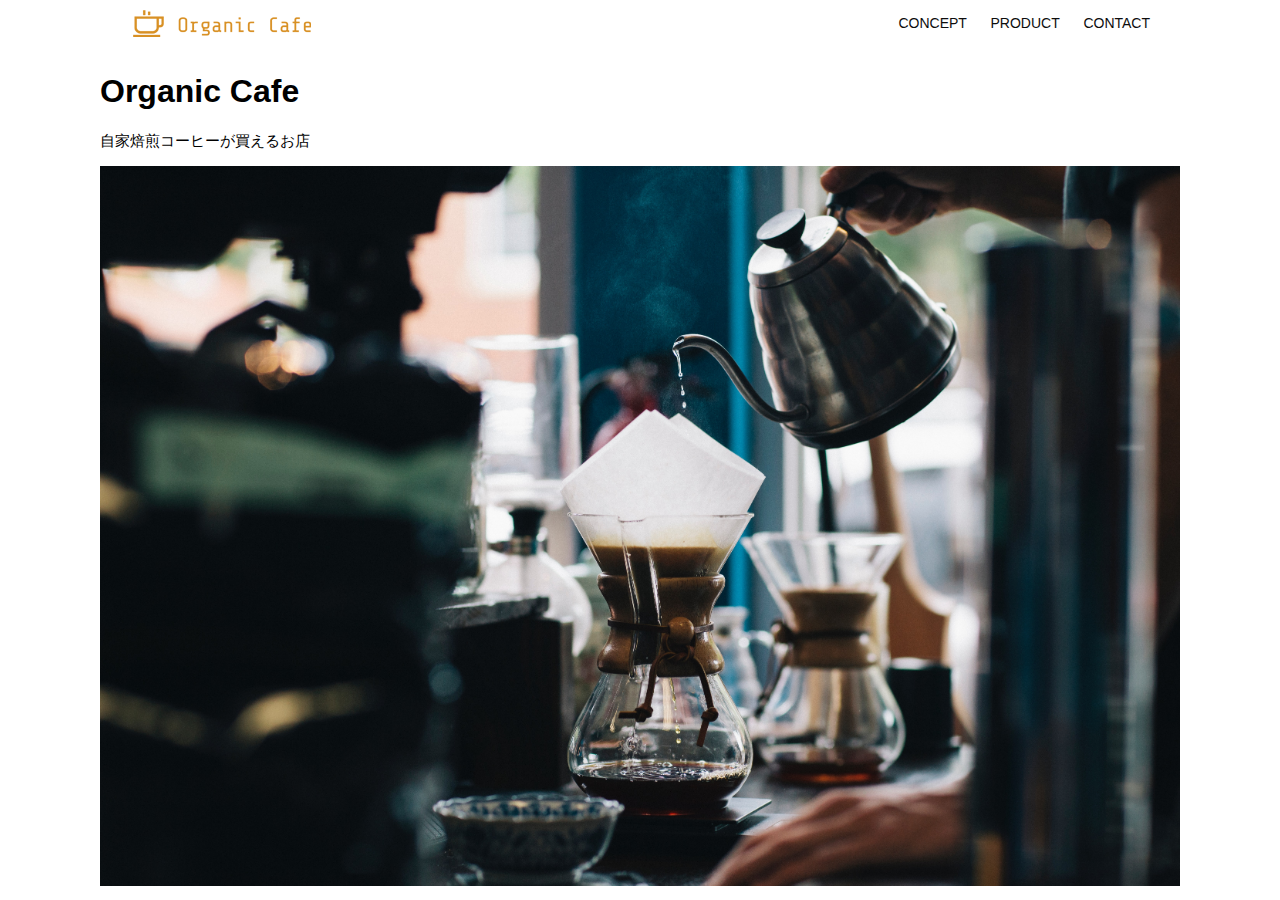
<file: kadai_013/index.html>
<!DOCTYPE html>
<html>
  <head>
    <title>Organic Cafe</title>
    <meta charset="UTF-8">
    <meta name="description" content="自家焙煎のコーヒーがお家で楽しめるOrganic Cafe">
    <meta name="viewport" content="width=device-width, initial-scale=1.0">
    <link rel="stylesheet" href="style.css">
  </head>

  <body>
    <!-- ヘッダー -->
    <header>
      <!-- ロゴ -->
      <a href="index.html" id="logo">
        <img src="images/logo.png" alt="トップページに戻る"/>
      </a>

      <!-- PC用ナビゲーション -->
      <nav id="nav-pc">
        <a href="index.html#concept">CONCEPT</a>
        <a href="index.html#product">PRODUCT</a>
        <a href="index.html#contact">CONTACT</a>
      </nav>

<!-- スマホ用メニューボタン -->
<img id="menu-sp" src="images/button-menu.png" alt="ナビゲーションを開く" onclick="document.getElementById('nav-sp').style.display = 'block'">

<!-- スマホ用ナビゲーション -->
<nav id="nav-sp">
  <img id="close" src="images/button-close.png" alt="ナビゲーションを閉じる" onclick="document.getElementById('nav-sp').style.display = 'none'">

    <ul>
      <li>
        <a id="logo-sp" href="index.html" onclick="document.getElementById('nav-sp').style.display = 'none'">
          <img src="images/logo-sp.png" alt="トップページに戻る">
        </a>
      </li>
      <li><a class="menu" href="index.html#concept" onclick="document.getElementById('nav-sp').style.display = 'none'">CONCEPT</a></li>
      <li><a class="menu" href="index.html#product" onclick="document.getElementById('nav-sp').style.display = 'none'">PRODUCT</a></li>
      <li><a class="menu" href="index.html#contact" onclick="document.getElementById('nav-sp').style.display = 'none'">CONTACT</a></li>
    </ul>
  </nav>
    </header>

    <main>
      <article>
        <!-- メインビジュアル -->
        <section id="main-visual">
          <div id="main-message">
            <h1>Organic Cafe</h1>
            <p>自家焙煎コーヒーが買えるお店</p>
          </div>
          <img src="images/main-image.jpg" alt="コーヒーをハンドドリップで淹れる画像"/>
        </section>
      </article>
    </main>
  </body>
</html>
</file>
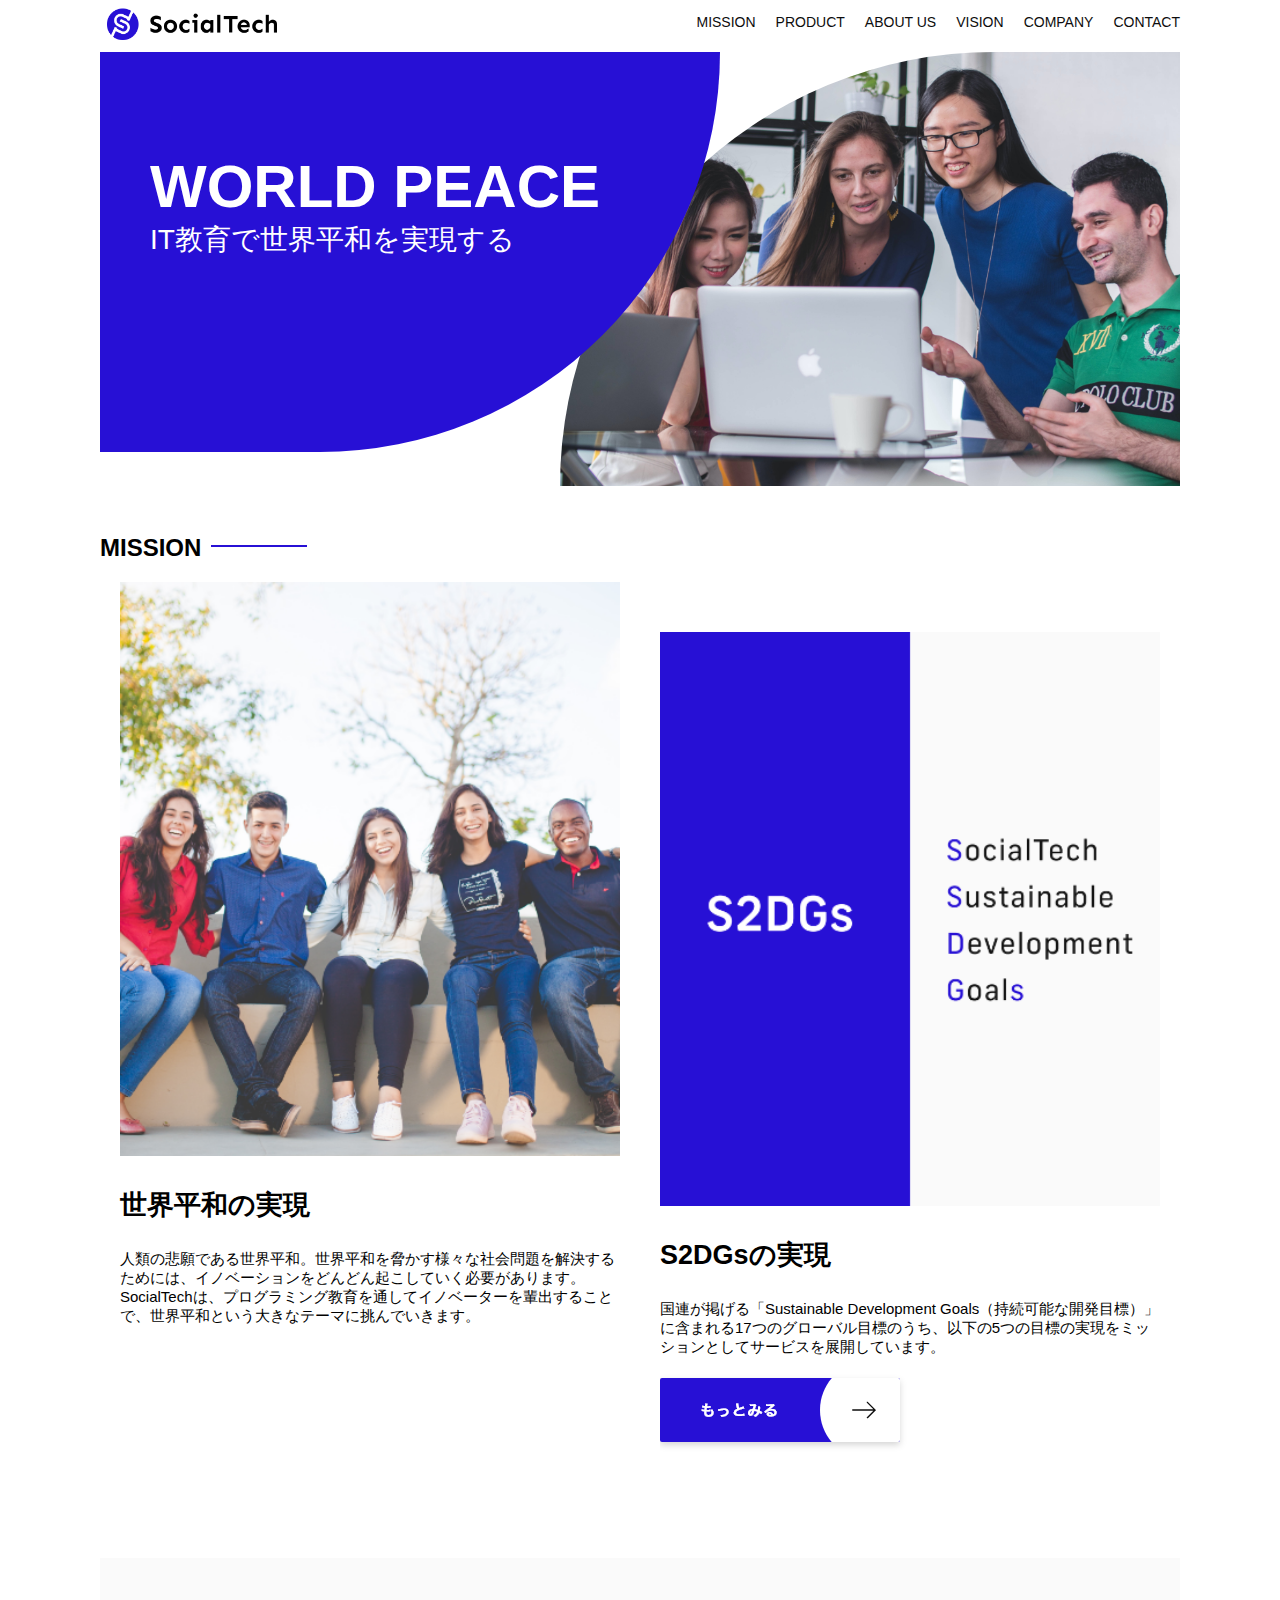
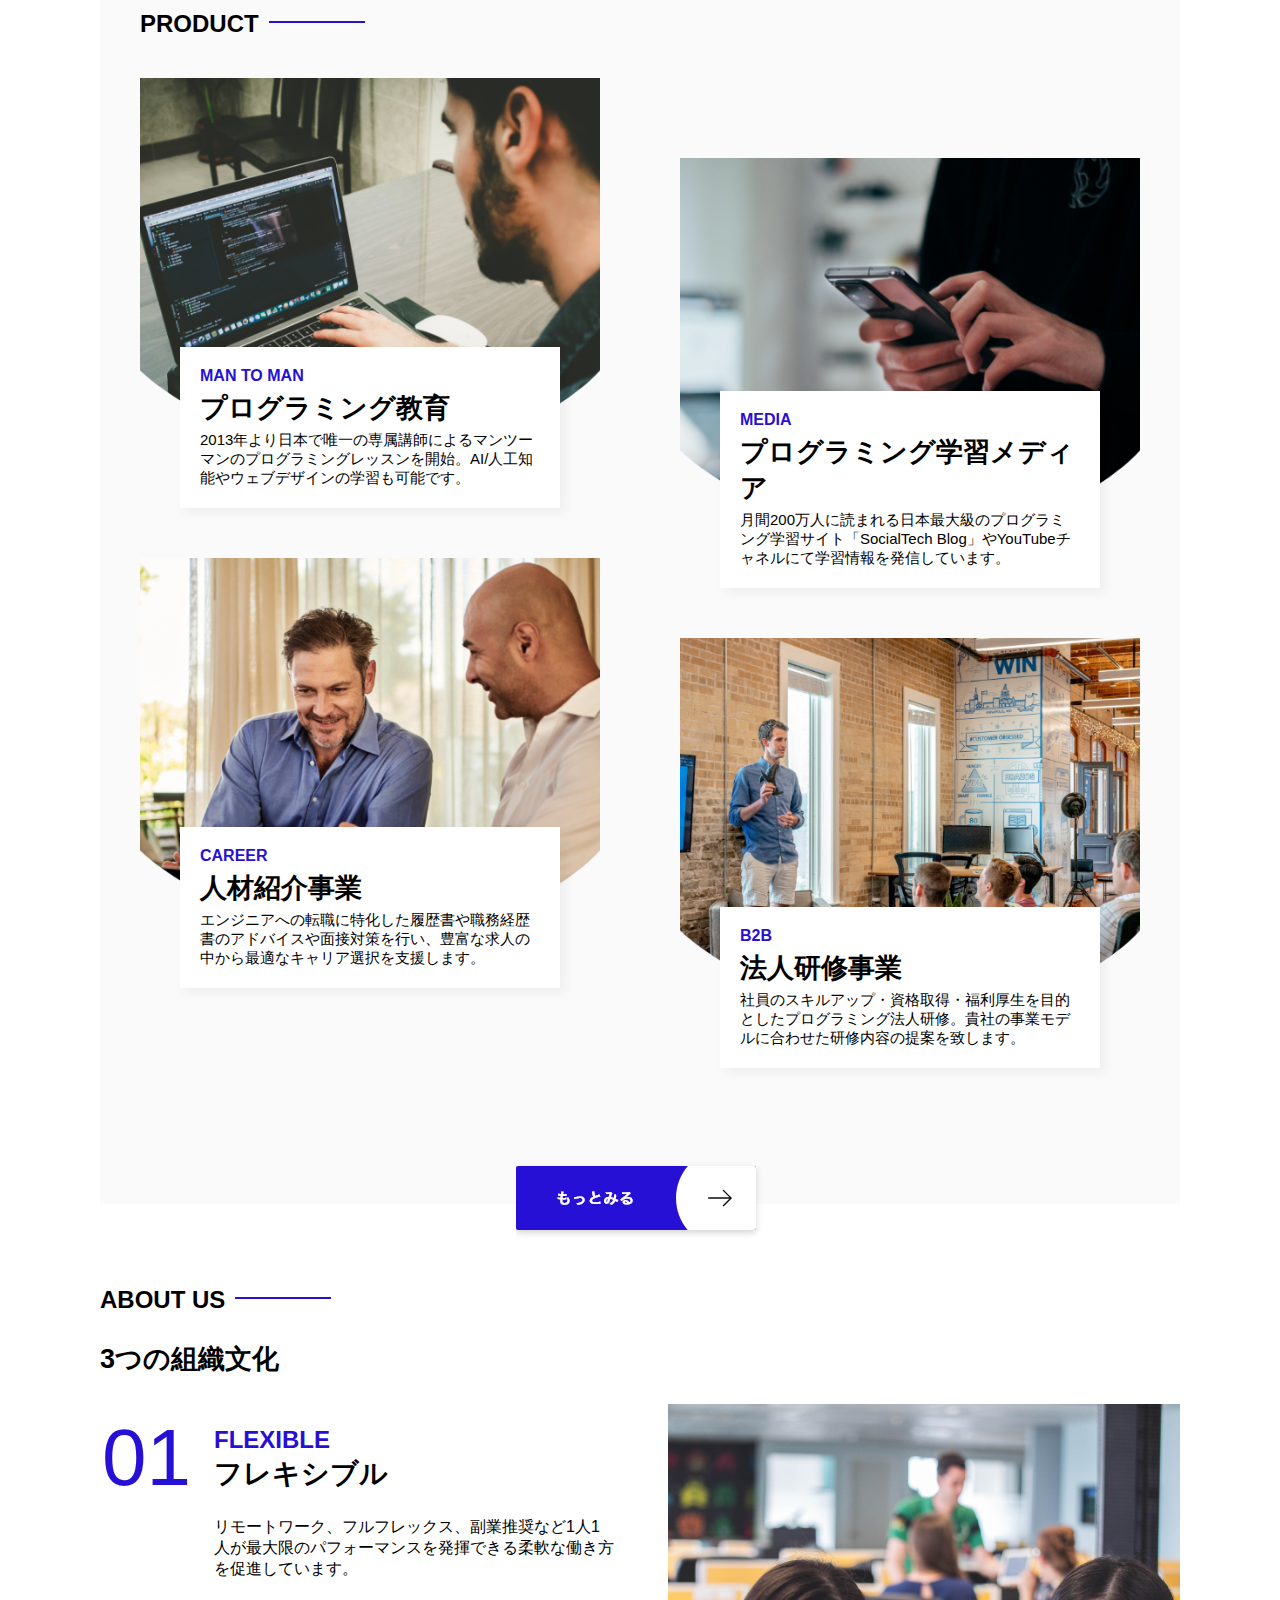
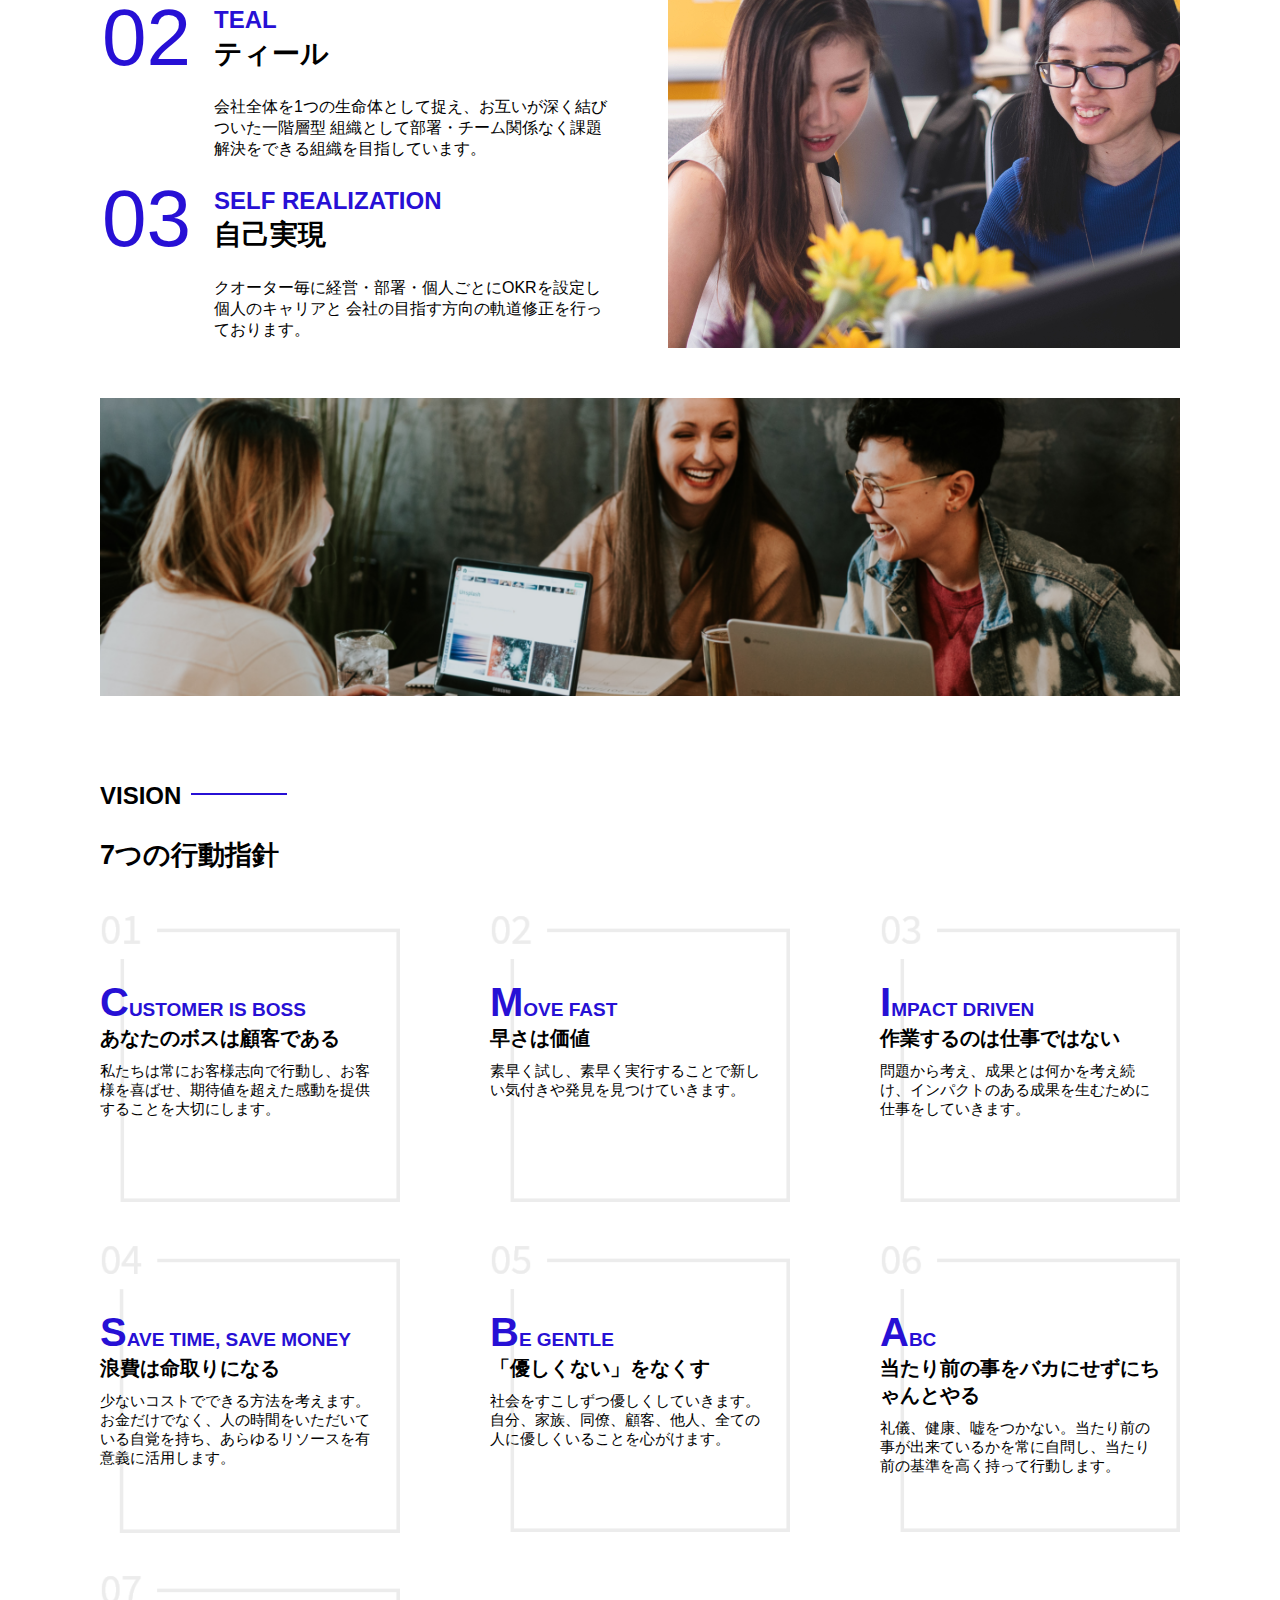
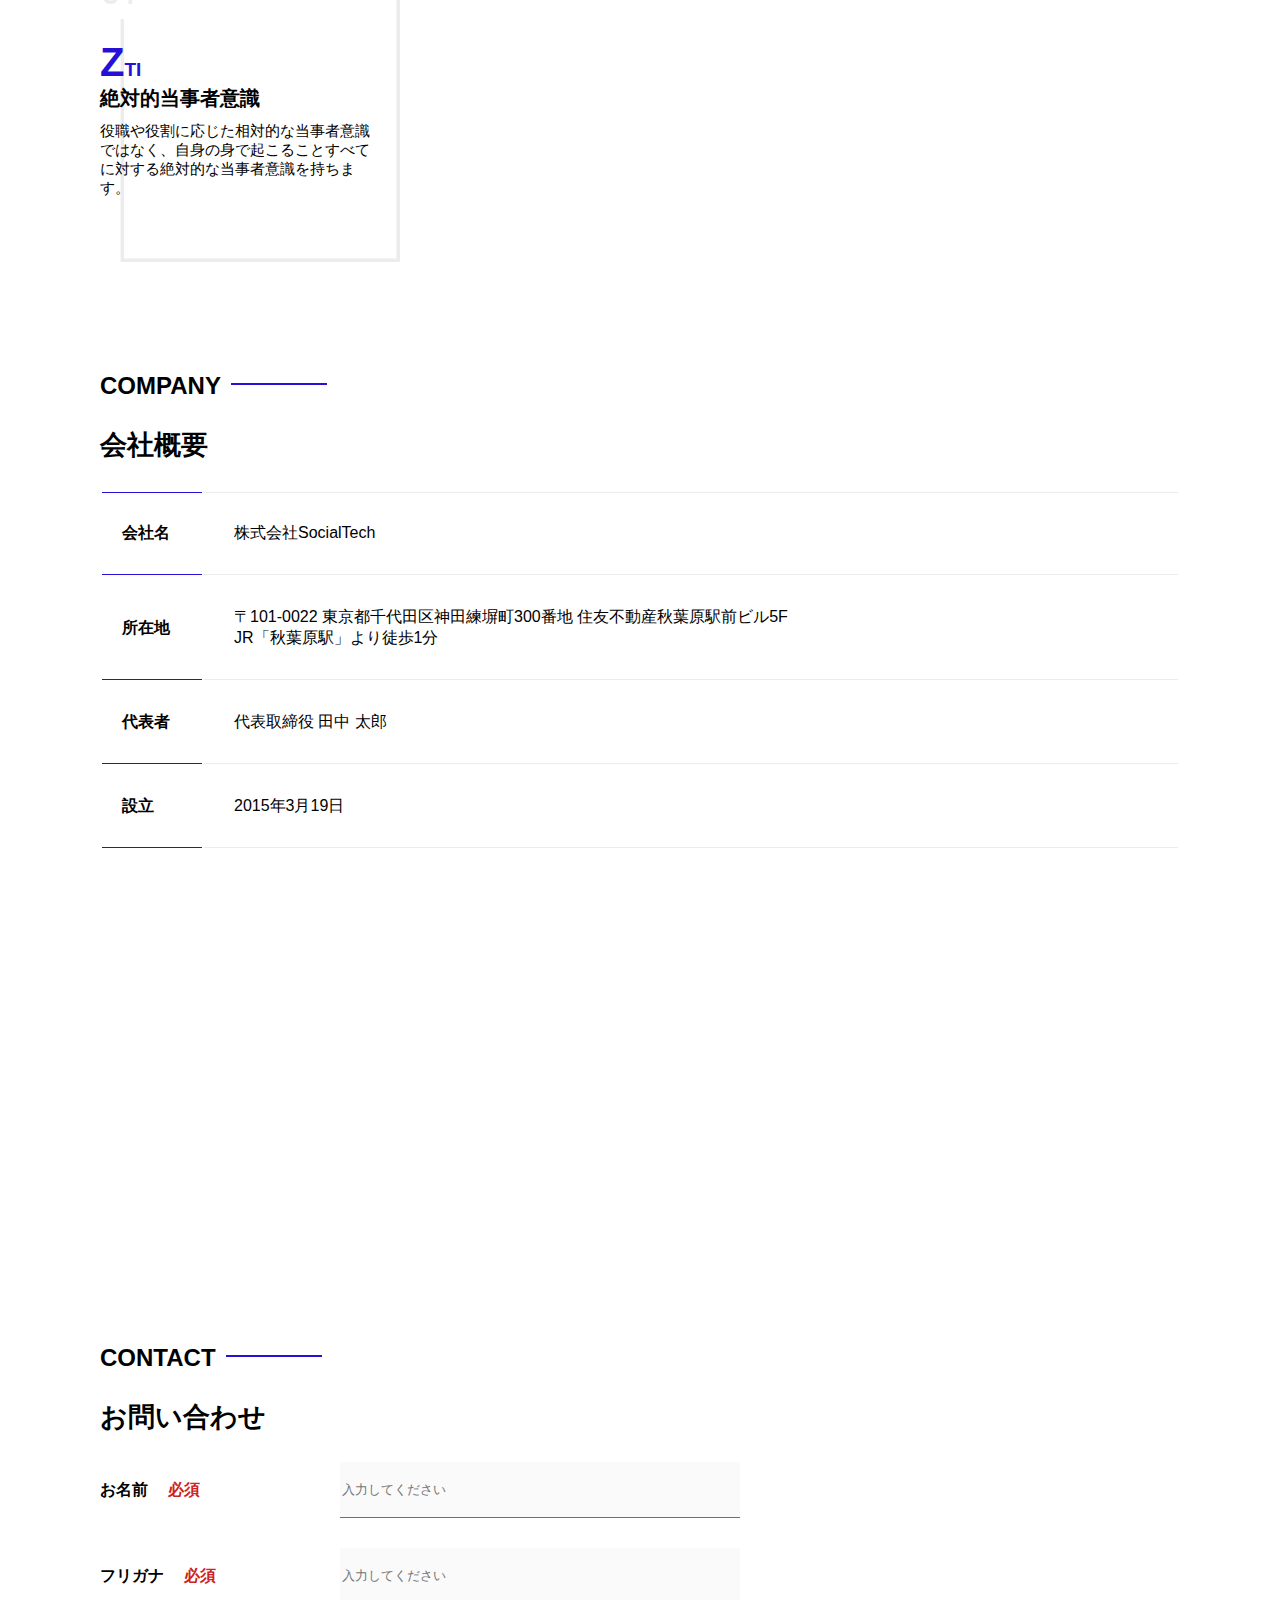
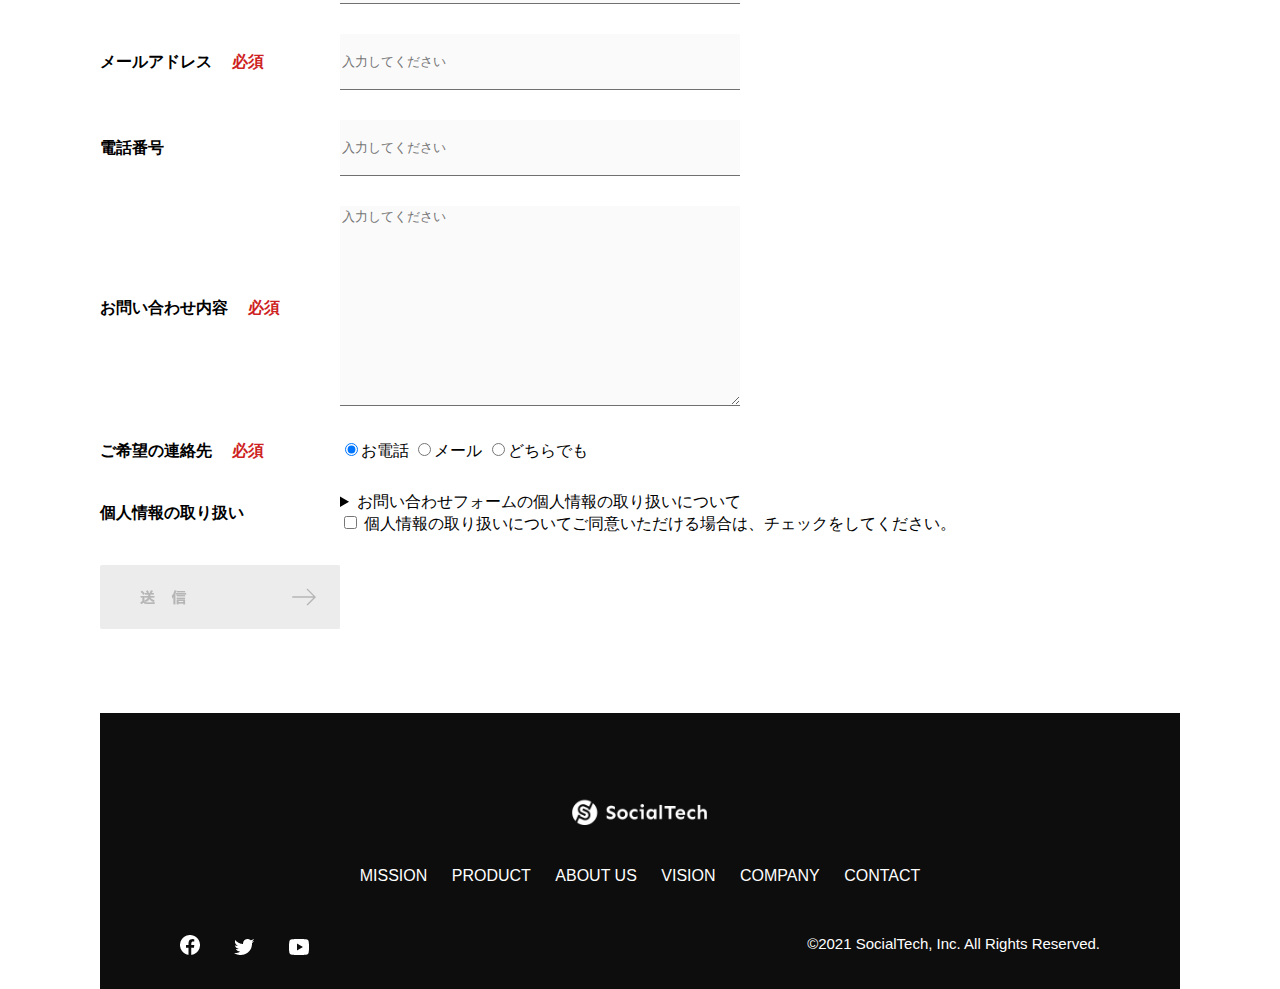
<file: kadai_tutorial_output/index.html>
<!DOCTYPE html>
<html>
<head>
  <title>SocialTech</title>
    <meta charset="UTF-8">
    <meta name="description" content="SocialTechはEdTech業界のリーディングカンパニーを目指します。">
    <meta name="viewport" content="width=device-width, initial-scale=1.0">
    <link rel="stylesheet" href="style.css">
</head>

<body>
<!-- ヘッダー -->

<header>
<!-- ロゴ -->
<a href="index.html" id="logo">
  <img src="images/logo.png" alt="トップページに戻る">
</a>

<!-- PC用ナビゲーション -->
<nav id="nav-pc">
<ul>
  <li><a href="mission.html">MISSION</a></li>
  <li><a href="product.html">PRODUCT</a></li>
  <li><a href="index.html#aboutus">ABOUT US</a></li>
  <li><a href="index.html#vision">VISION</a></li>
  <li><a href="index.html#company">COMPANY</a></li>
  <li><a href="index.html#contact">CONTACT</a></li>
</ul>
</nav>

<!-- スマホ用メニューボタン -->
<button id="menu-sp" onclick="document.getElementById('nav-sp').style.display = 'block'">
<img src="images/button-menu.png" alt="ナビゲーションを開く">
</button>

<!-- スマホ用ナビゲーション -->
<div id="nav-sp">
<button id="close" onclick="document.getElementById('nav-sp').style.display = 'none'">
<img src="images/button-close.png" alt="ナビゲーションを閉じる">
</button>

<nav>
<ul>
  <li><a id="logo-sp" href="index.html" onclick="document.getElementById('nav-sp').style.display = 'none'"><img src="images/logo-sp.png" alt="トップページに戻る"></a></li>
  <li><a class="menu" href="mission.html" onclick="document.getElementById('nav-sp').style.display = 'none'">MISSION</a></li>
  <li><a class="menu" href="product.html" onclick="document.getElementById('nav-sp').style.display = 'none'">PRODUCT</a></li>
  <li><a class="menu" href="index.html#aboutus" onclick="document.getElementById('nav-sp').style.display = 'none'">ABOUT US</a></li>
  <li><a class="menu" href="index.html#vision" onclick="document.getElementById('nav-sp').style.display = 'none'">VISION</a></li>
  <li><a class="menu" href="index.html#company" onclick="document.getElementById('nav-sp').style.display = 'none'">COMPANY</a></li>
  <li><a class="menu" href="index.html#contact" onclick="document.getElementById('nav-sp').style.display = 'none'">CONTACT</a></li>
</ul>
</nav>
<div id="sns">
  <a href="https://www.facebook.com/sejuku2013"><img src="images/button-facebook.png" alt="Facebookのリンク"></a>
  <a href="https://twitter.com/samuraijuku"><img src="images/button-twitter.png" alt="Twitterのリンク"></a>
  <a href="https://www.youtube.com/channel/UCCFOQO5aDK0xXam4cUQXT8g"><img src="images/button-youtube.png" alt="YouTubeのリンク"></a>
</div>
</div>
</header>

<main>
<article>
<!-- メインビジュアル -->
<section id="main-visual">
  <div id="main-message">
    <h1>WORLD PEACE</h1>
    <p>IT教育で世界平和を実現する</p>
  </div>
  <img src="images/index/index-main.png" alt="PCの周りに集まる多国籍の仲間たち">
</section>

<!--ミッション-->
<section id="mission">
  <h2 class="index-h2">MISSION</h2>
  <div id="mission-flex">
    <div>
      <img id="mission-photo" src="images/index/index-mission.png" alt="屋外のベンチで写真を撮影する多国籍の仲間たち">
      <h3>世界平和の実現</h3>
      <p>人類の悲願である世界平和。世界平和を脅かす様々な社会問題を解決するためには、イノベーションをどんどん起こしていく必要があります。SocialTechは、プログラミング教育を通してイノベーターを輩出することで、世界平和という大きなテーマに挑んでいきます。</p>
    </div>

    <div>
     <img id="s2dgs" src="images/index/s2dgs.png" alt="S2DGs">
     <h3>S2DGsの実現</h3>
     <p>国連が掲げる「Sustainable Development Goals（持続可能な開発目標）」に含まれる17つのグローバル目標のうち、以下の5つの目標の実現をミッションとしてサービスを展開しています。</p>
      <a href="mission.html"><img src="images/button-more.png" alt="もっとみる"></a>
  </div>
</div>
</section>

<!-- プロダクト -->
<section id="product">
  <h2 class="index-h2">PRODUCT</h2>
  <div class="product-flex">
  <div id="product-left">
  <div>
    <img class="product-photo" src="images/index/index-mantoman.png" alt="PCでコードを書く男性">
  <div class="product-explain">
    <span>MAN TO MAN</span>
    <h3>プログラミング教育</h3>
    <p>2013年より日本で唯一の専属講師によるマンツーマンのプログラミングレッスンを開始。AI/人工知能やウェブデザインの学習も可能です。</p>
  </div>
  </div>
  <div>
    <img class="product-photo" src="images/index/index-career.png" alt="笑顔で話し合う2人の男性">
  <div class="product-explain">
    <span>CAREER</span>
    <h3>人材紹介事業</h3>
    <p>エンジニアへの転職に特化した履歴書や職務経歴書のアドバイスや面接対策を行い、豊富な求人の中から最適なキャリア選択を支援します。</p>
  </div>
  </div>
  </div>
  <div id="product-right">
  <div>
    <img class="product-photo" src="images/index/index-media.png" alt="スマートフォンを操作する人">
  <div class="product-explain">
    <span>MEDIA</span>
    <h3>プログラミング学習メディア</h3>
    <p>月間200万人に読まれる日本最大級のプログラミング学習サイト「SocialTech Blog」やYouTubeチャネルにて学習情報を発信しています。</p>
  </div>
  </div>
  <div>
    <img class="product-photo" src="images/index/index-b2b.png" alt="講演中の男性とそれを聴く人々">
  <div class="product-explain">
    <span>B2B</span>
    <h3>法人研修事業</h3>
    <p>社員のスキルアップ・資格取得・福利厚生を目的としたプログラミング法人研修。貴社の事業モデルに合わせた研修内容の提案を致します。</p>
  </div>
  </div>
  </div>
  </div>
  <div id="product-more">
    <a href="product.html"><img src="images/button-more.png" alt="もっとみる"></a>
  </div>
</section>

<!--ABOUT US-->
<section id="aboutus">
  <h2 class="index-h2">ABOUT US</h2>
  <h3>3つの組織文化</h3>
  <div>
    <table class="culture-table">
    <tr>
      <td class="culture-num">01</td>
      <th><span class="culture-en">FLEXIBLE</span><br>フレキシブル</th>
    </tr>
    <tr>
      <td>
      <!--空のセル-->
      </td>
      <td class="culture-description">リモートワーク、フルフレックス、副業推奨など1人1人が最大限のパフォーマンスを発揮できる柔軟な働き方を促進しています。</td>
    </tr>
    <tr>
      <td class="culture-num">02</td>
      <th><span class="culture-en">TEAL</span><br>ティール</th>
    </tr>
    <tr>
      <td>
      <!--空のセル-->
      </td>
      <td class="culture-description">会社全体を1つの生命体として捉え、お互いが深く結びついた一階層型 組織として部署・チーム関係なく課題解決をできる組織を目指しています。</td>
    </tr>
    <tr>
      <td class="culture-num">03</td>
      <th><span class="culture-en">SELF REALIZATION</span><br>自己実現</th>
    </tr>
    <tr>
      <td>
      <!--空のセル-->
      </td>
      <td class="culture-description">クオーター毎に経営・部署・個人ごとにOKRを設定し個人のキャリアと 会社の目指す方向の軌道修正を行っております。</td>
      </tr>
    </table>
    <img class="culture-img" src="images/index/index-aboutus1.png" alt="笑顔で話し合う2人の女性">
  </div>
    <img class="culture-img2" src="images/index/index-aboutus2.png" alt="笑顔で話し合う3人の男女">
</section>

<!-- VISION -->
<section id="vision">
  <h2 class="index-h2">VISION</h2>
  <h3>7つの行動指針</h3>
  <div>
  <div class="vision-box">
    <img src="images/index/vision-01.png" alt="01">
  <div>
    <h4>CUSTOMER IS BOSS</h4>
    <h5>あなたのボスは顧客である</h5>
    <p>私たちは常にお客様志向で行動し、お客様を喜ばせ、期待値を超えた感動を提供することを大切にします。</p>
  </div>
  </div>
  <div class="vision-box">
    <img src="images/index/vision-02.png" alt="02">
  <div>
    <h4>MOVE FAST</h4>
    <h5>早さは価値</h5>
    <p>素早く試し、素早く実行することで新しい気付きや発見を見つけていきます。</p>
  </div>
  </div>
  <div class="vision-box">
    <img src="images/index/vision-03.png" alt="03">
  <div>
    <h4>IMPACT DRIVEN</h4>
    <h5>作業するのは仕事ではない</h5>
    <p>問題から考え、成果とは何かを考え続け、インパクトのある成果を生むために仕事をしていきます。</p>
  </div>
  </div>
  <div class="vision-box">
    <img src="images/index//vision-04.png" alt="04">
  <div>
    <h4>SAVE TIME, SAVE MONEY</h4>
    <h5>浪費は命取りになる</h5>
    <p>少ないコストでできる方法を考えます。お金だけでなく、人の時間をいただいている自覚を持ち、あらゆるリソースを有意義に活用します。</p>
  </div>
  </div>
  <div class="vision-box">
    <img src="images/index/vision-05.png" alt="05">
  <div>
    <h4>BE GENTLE</h4>
    <h5>「優しくない」をなくす</h5>
    <p>社会をすこしずつ優しくしていきます。自分、家族、同僚、顧客、他人、全ての人に優しくいることを心がけます。</p>
  </div>
  </div>
  <div class="vision-box">
    <img src="images/index/vision-06.png" alt="06">
  <div>
    <h4>ABC</h4>
    <h5>当たり前の事をバカにせずにちゃんとやる</h5>
    <p>礼儀、健康、嘘をつかない。当たり前の事が出来ているかを常に自問し、当たり前の基準を高く持って行動します。</p>
  </div>
  </div>
  <div class="vision-box">
    <img src="images/index/vision-07.png" alt="07">
  <div>
    <h4>ZTI</h4>
    <h5>絶対的当事者意識</h5>
    <p>役職や役割に応じた相対的な当事者意識ではなく、自身の身で起こることすべてに対する絶対的な当事者意識を持ちます。</p>
  </div>
  </div>
  </div>
</section>

<!-- COMPANY -->
<section id="company">
  <h2 class="index-h2">COMPANY</h2>
  <h3>会社概要</h3>
  <table id="company-table">
    <tr>
      <th class="tableheader tableheader-first">会社名</th>
      <td class="cell cell-first">株式会社SocialTech</td>
    </tr>
    <tr>
      <th class="tableheader">所在地</th>
      <td class="cell">〒101-0022 東京都千代田区神田練塀町300番地 住友不動産秋葉原駅前ビル5F<br>JR「秋葉原駅」より徒歩1分</td>
    </tr>
    <tr>
      <th class="tableheader">代表者</th>
      <td class="cell">代表取締役 田中 太郎</td>
    </tr>
    <tr>
      <th class="tableheader">設立</th>
      <td class="cell">2015年3月19日</td>
    </tr>
  </table>
  <iframe src="https://www.google.com/maps/embed?pb=!1m18!1m12!1m3!1d3240.0688551336807!2d139.7720776771055!3d35.69992317258124!2m3!1f0!2f0!3f0!3m2!1i1024!2i768!4f13.1!3m3!1m2!1s0x60188fee13660e23%3A0x77137876edf742ac!2z5L2P5Y-L5LiN5YuV55Sj56eL6JGJ5Y6f6aeF5YmN44OT44Or!5e0!3m2!1sja!2sjp!4v1704858013291!5m2!1sja!2sjp" style="border: 0" allowfullscreen="" loading="lazy"></iframe>
</section>

<!-- お問い合わせフォーム -->
<section id="contact">
  <h2 class="index-h2">CONTACT</h2>
  <h3>お問い合わせ</h3>
  <form>
  <div>
  <div class="contact-heading">
    <label class="contact-label">お名前<span class="contact-span">必須</span></label>
  </div>
  <div>
    <input type="text" name="name" placeholder="入力してください" class="contact-textbox">
  </div>
  </div>
  <div>
  <div class="contact-heading">
    <label class="contact-label">フリガナ<span class="contact-span">必須</span></label>
  </div>
  <div>
    <input type="text" name="hurigana" placeholder="入力してください" class="contact-textbox">
  </div>
  </div>
  <div>
  <div class="contact-heading">
    <label class="contact-label">メールアドレス<span class="contact-span">必須</span></label>
  </div>
  <div>
    <input type="text" name="email" placeholder="入力してください" class="contact-textbox">
  </div>
  </div>
  <div>
  <div class="contact-heading">
    <label class="contact-label">電話番号</label>
  </div>
  <div>
    <input type="text" name="tel" placeholder="入力してください" class="contact-textbox">
  </div>
  </div>
  <div>
  <div class="contact-heading">
    <label class="contact-label">お問い合わせ内容<span class="contact-span">必須</span></label>
  </div>
  <div>
    <textarea class="contact-textarea" placeholder="入力してください" name="message"></textarea>
  </div>
  </div>
  <div>
  <div class="contact-heading">
    <label class="contact-label">ご希望の連絡先<span class="contact-span">必須</span></label>
  </div>
  <div>
    <input class="radiobutton" type="radio" value="tel" name="contact" checked><label>お電話</label>
    <input class="radiobutton" type="radio" value="mail" name="contact"><label>メール</label>
    <input class="radiobutton" type="radio" value="both" name="contact"><label>どちらでも</label>
  </div>
  </div>
  <div>
  <div class="contact-heading">
    <label class="contact-label">個人情報の取り扱い</label>
  </div>
  <div>
    <details>
   <summary>お問い合わせフォームの個人情報の取り扱いについて</summary>
  <div>
<dl>
<dt>１．組織の名称又は氏名</dt>
<dd>株式会社SocialTech</dd>
<dt>２．個人情報保護管理者（若しくはその代理人）の氏名又は職名、所属及び連絡先</dt>
<dd>
<p>鈴木 一郎 コーポレート部</p>
<p>メールアドレス：samurai@example.com</p>
<p>TEL：03-1234-5678</p>
</dd>
<dt>３．個人情報の利用目的</dt>
<dd>
<ul>
  <li>本サービス及び本サービスに関連する情報の提供又はそれらに関する連絡のため</li>
  <li>ユーザーの本人確認のため</li>
  <li>当社サービスのご案内のため</li>
  <li>当社の商品等の広告または宣伝（電子メールによるものを含むものとします。）</li>
</ul>
</dd>
<dt>４．個人情報の取り扱い業務の委託</dt>
<dd>個人情報の取扱業務の全部または一部を外部に業務委託する場合があります。その際、弊社は、個人情報を適切に保護できる管理体制を敷き実行していることを条件として委託先を厳選したうえで、機密保持契約を委託先と締結し、お客様の個人情報を厳密に管理させます。</dd>
<dt>５．個人情報の開示等の請求</dt>
<dd>
お客様は、弊社に対してご自身の個人情報の開示等（利用目的の通知、開示、内容の訂正・追加・削除、利用の停止または消去、第三者への提供の停止）に関して、当社問合わせ窓口に申し出ることができます。<br>
その際、弊社はお客様ご本人を確認させていただいたうえで、合理的な期間内に対応いたします。<br>
なお、個人情報に関する弊社問合わせ先は、次の通りです。
</dd>
<dd>
<p>株式会社SocialTech　個人情報問合せ窓口</p>
<p>〒150-0043　東京都千代田区神田練塀町300番地 住友不動産秋葉原駅前ビル5F</p>
<p>メールアドレス：samurai@example.com　TEL：03-1234-5678</p>
</dd>

<dt>６．個人情報を提供されることの任意性について</dt>
<dd>お客様がご自身の個人情報を弊社に提供されるか否かは、お客様のご判断によりますが、もしご提供されない場合には、適切なサービスが提供できない場合がありますので予めご了承ください。</dd>
</dl>
</div>
</details>
<input type="checkbox" name="agree">
<span>個人情報の取り扱いについてご同意いただける場合は、チェックをしてください。</span>
</div>
</div>
<input type="image" src="images/button-submit.png" alt="送信する">
</form>
</section>
</article>
</main>

<footer>
<div id="footer-logo">
  <img src="images/logo-sp.png" alt="SocialTech">
</div>
<div id="footer-link">
  <a href="mission.html">MISSION</a>
  <a href="product.html">PRODUCT</a>
  <a href="index.html#aboutus">ABOUT US</a>
  <a href="index.html#vision">VISION</a>
  <a href="index.html#company">COMPANY</a>
  <a href="index.html#contact">CONTACT</a>
</div>
<div id="sns-footer">
<div class="sns-btns">
  <a href="https://www.facebook.com/sejuku2013"><img src="images/button-facebook.png" alt="Facebookのリンク"></a>
  <a href="https://twitter.com/samuraijuku"><img src="images/button-twitter.png" alt="Twitterのリンク"></a>
  <a href="https://www.youtube.com/channel/UCCFOQO5aDK0xXam4cUQXT8g"><img src="images/button-youtube.png" alt="YouTubeのリンク"></a>
</div>
<p id="copyright">&copy;2021 SocialTech, Inc. All Rights Reserved.</p>
</div>
</footer>
</body>
</html>
</file>
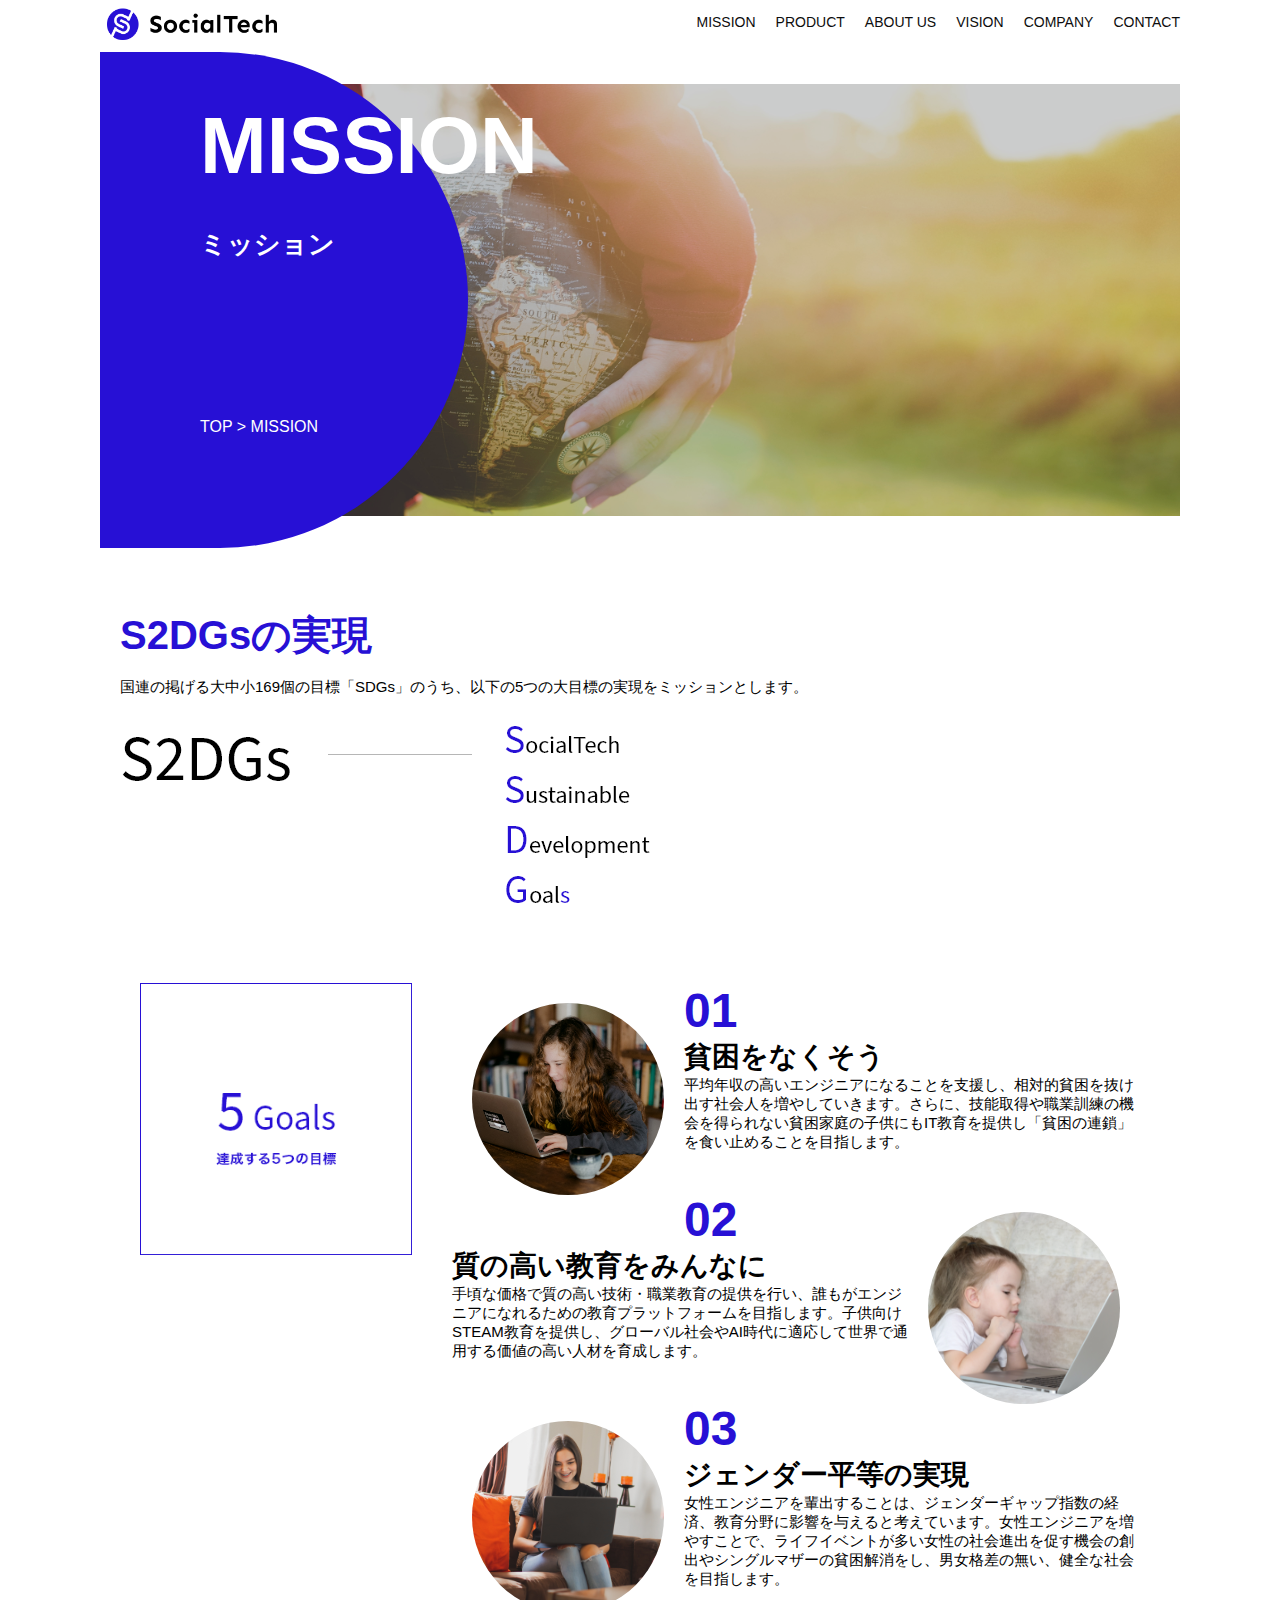
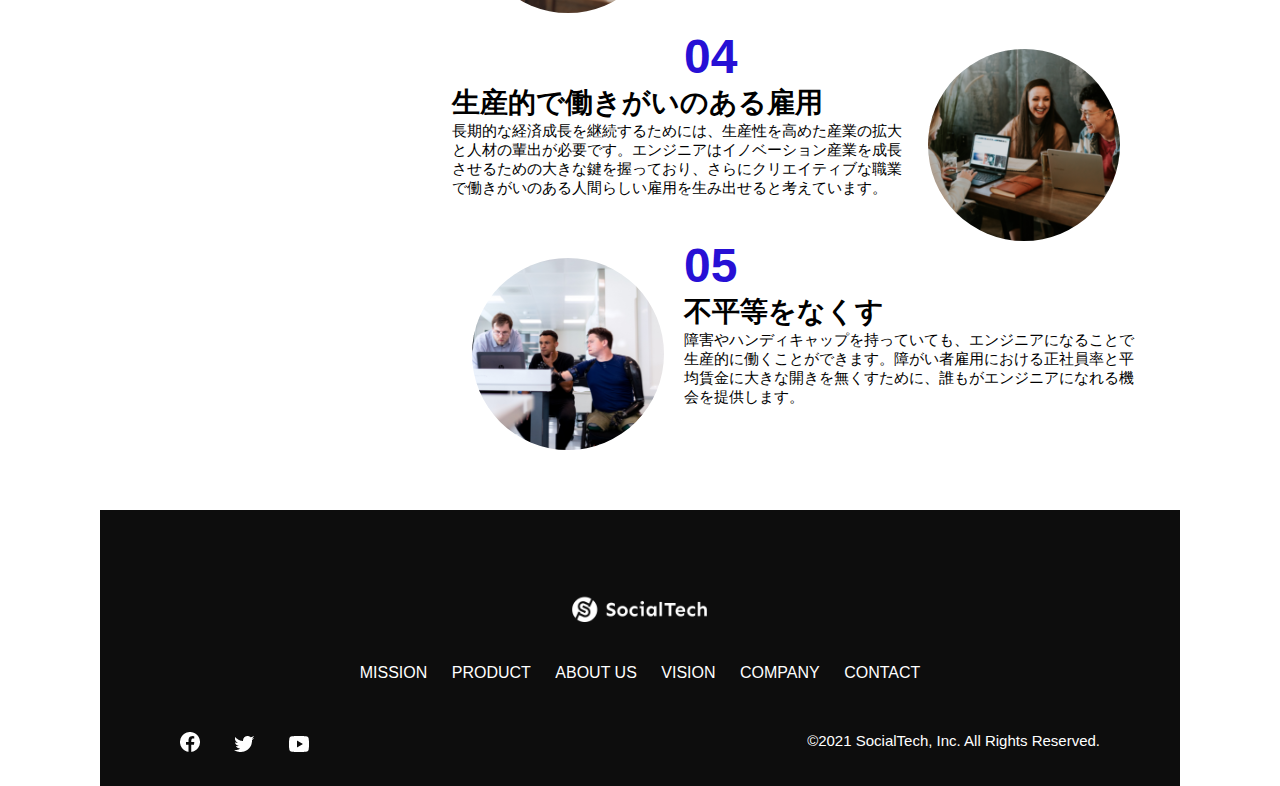
<file: kadai_tutorial_output/mission.html>
<!DOCTYPE html>
<html>
<head>
  <title>SocialTech - MISSION ミッション -</title>
    <meta charset="utf-8">
    <meta name="description" content="SocialTechが目指す5つの目標（S2DGs）を紹介します">
    <meta name="viewport" content="width=device-width, initial-scale=1.0">
    <link rel="stylesheet" href="style.css">
</head>

<body>
<!-- ヘッダー -->

<header>
<!-- ロゴ -->
<a href="index.html" id="logo">
  <img src="images/logo.png" alt="トップページに戻る">
</a>

<!-- PC用ナビゲーション -->
<nav id="nav-pc">
<ul>
  <li><a href="mission.html">MISSION</a></li>
  <li><a href="product.html">PRODUCT</a></li>
  <li><a href="index.html#aboutus">ABOUT US</a></li>
  <li><a href="index.html#vision">VISION</a></li>
  <li><a href="index.html#company">COMPANY</a></li>
  <li><a href="index.html#contact">CONTACT</a></li>
</ul>
</nav>

<!-- スマホ用メニューボタン -->
<button id="menu-sp" onclick="document.getElementById('nav-sp').style.display = 'block'">
<img src="images/button-menu.png" alt="ナビゲーションを開く">
</button>

<!-- スマホ用ナビゲーション -->
<div id="nav-sp">
<button id="close" onclick="document.getElementById('nav-sp').style.display = 'none'">
<img src="images/button-close.png" alt="ナビゲーションを閉じる">
</button>

<nav>
<ul>
  <li><a id="logo-sp" href="index.html" onclick="document.getElementById('nav-sp').style.display = 'none'"><img src="images/logo-sp.png" alt="トップページに戻る"></a></li>
  <li><a class="menu" href="mission.html" onclick="document.getElementById('nav-sp').style.display = 'none'">MISSION</a></li>
  <li><a class="menu" href="product.html" onclick="document.getElementById('nav-sp').style.display = 'none'">PRODUCT</a></li>
  <li><a class="menu" href="index.html#aboutus" onclick="document.getElementById('nav-sp').style.display = 'none'">ABOUT US</a></li>
  <li><a class="menu" href="index.html#vision" onclick="document.getElementById('nav-sp').style.display = 'none'">VISION</a></li>
  <li><a class="menu" href="index.html#company" onclick="document.getElementById('nav-sp').style.display = 'none'">COMPANY</a></li>
  <li><a class="menu" href="index.html#contact" onclick="document.getElementById('nav-sp').style.display = 'none'">CONTACT</a></li>
</ul>
</nav>
<div id="sns">
<a href="https://www.facebook.com/sejuku2013"><img src="images/button-facebook.png" alt="Facebookのリンク"></a>
<a href="https://twitter.com/samuraijuku"><img src="images/button-twitter.png" alt="Twitterのリンク"></a>
<a href="https://www.youtube.com/channel/UCCFOQO5aDK0xXam4cUQXT8g"><img src="images/button-youtube.png" alt="YouTubeのリンク"></a>
</div>
</div>
</header>

<main>
<article>
<section id="mission-main">
  <div class="mission-main-inner">
  <div id="mission-title">
    <h1>MISSION<br><span>ミッション</span></h1>
    <p>TOP > MISSION</p>
  </div>
  </div>
</section>

<section id="mission-s2dgs">
  <h2 class="mission-h2">S2DGsの実現</h2>
  <p>国連の掲げる大中小169個の目標「SDGs」のうち、以下の5つの大目標の実現をミッションとします。</p>
  <img src="images/mission/mission-s2dgs.png" alt="S2DGs">
</section>

<section id="mission-five-goals">
  <div class="five-goals-image">
    <img src="images/mission/mission-5goals.png" alt="5Goals">
  </div>
  <div class="five-goals-read">
  <div>
    <img class="fivegoals-image-left" src="images/mission/mission-5goals01.png" alt="PCを操作する女の子">
    <span class="fivegoals-number">01</span>
    <h3 class="fivegoals-h3">貧困をなくそう</h3>
    <p class="fivegoals-p">平均年収の高いエンジニアになることを支援し、相対的貧困を抜け出す社会人を増やしていきます。さらに、技能取得や職業訓練の機会を得られない貧困家庭の子供にもIT教育を提供し「貧困の連鎖」を食い止めることを目指します。</p>
  </div>
  <div>
    <img class="fivegoals-image-right" src="images/mission/mission-5goals02.png" alt="PCを見つめる小さい女の子">
    <span class="fivegoals-number">02</span>
    <h3 class="fivegoals-h3">質の高い教育をみんなに</h3>
    <p class="fivegoals-p">手頃な価格で質の高い技術・職業教育の提供を行い、誰もがエンジニアになれるための教育プラットフォームを目指します。子供向けSTEAM教育を提供し、グローバル社会やAI時代に適応して世界で通用する価値の高い人材を育成します。</p>
  </div>
  <div>
    <img class="fivegoals-image-left" src="images/mission/mission-5goals03.png" alt="PCを操作する女性">
    <span class="fivegoals-number">03</span>
    <h3 class="fivegoals-h3">ジェンダー平等の実現</h3>
    <p class="fivegoals-p">女性エンジニアを輩出することは、ジェンダーギャップ指数の経済、教育分野に影響を与えると考えています。女性エンジニアを増やすことで、ライフイベントが多い女性の社会進出を促す機会の創出やシングルマザーの貧困解消をし、男女格差の無い、健全な社会を目指します。</p>
  </div>
  <div>
    <img class="fivegoals-image-right" src="images/mission/mission-5goals04.png" alt="笑顔で話し合う3人の男女">
    <span class="fivegoals-number">04</span>
    <h3 class="fivegoals-h3">生産的で働きがいのある雇用</h3>
    <p class="fivegoals-p">長期的な経済成長を継続するためには、生産性を高めた産業の拡大と人材の輩出が必要です。エンジニアはイノベーション産業を成長させるための大きな鍵を握っており、さらにクリエイティブな職業で働きがいのある人間らしい雇用を生み出せると考えています。</p>
  </div>
  <div>
    <img class="fivegoals-image-left" src="images/mission/mission-5goals05.png" alt="障害を持つ男性が生き生きと働く様子">
    <span class="fivegoals-number">05</span>
    <h3 class="fivegoals-h3">不平等をなくす</h3>
    <p class="fivegoals-p">障害やハンディキャップを持っていても、エンジニアになることで生産的に働くことができます。障がい者雇用における正社員率と平均賃金に大きな開きを無くすために、誰もがエンジニアになれる機会を提供します。</p>
  </div>
  </div>
</section>
</article>
</main>

<footer>
  <div id="footer-logo">
    <img src="images/logo-sp.png" alt="SocialTech">
  </div>
  <div id="footer-link">
    <a href="mission.html">MISSION</a>
    <a href="product.html">PRODUCT</a>
    <a href="index.html#aboutus">ABOUT US</a>
    <a href="index.html#vision">VISION</a>
    <a href="index.html#company">COMPANY</a>
    <a href="index.html#contact">CONTACT</a>
  </div>
  <div id="sns-footer">
  <div class="sns-btns">
    <a href="https://www.facebook.com/sejuku2013"><img src="images/button-facebook.png" alt="Facebookのリンク"></a>
    <a href="https://twitter.com/samuraijuku"><img src="images/button-twitter.png" alt="Twitterのリンク"></a>
    <a href="https://www.youtube.com/channel/UCCFOQO5aDK0xXam4cUQXT8g"><img src="images/button-youtube.png" alt="YouTubeのリンク"></a>
  </div>
    <p id="copyright">&copy;2021 SocialTech, Inc. All Rights Reserved.</p>
  </div>
</footer>
</body>
</html>
</file>
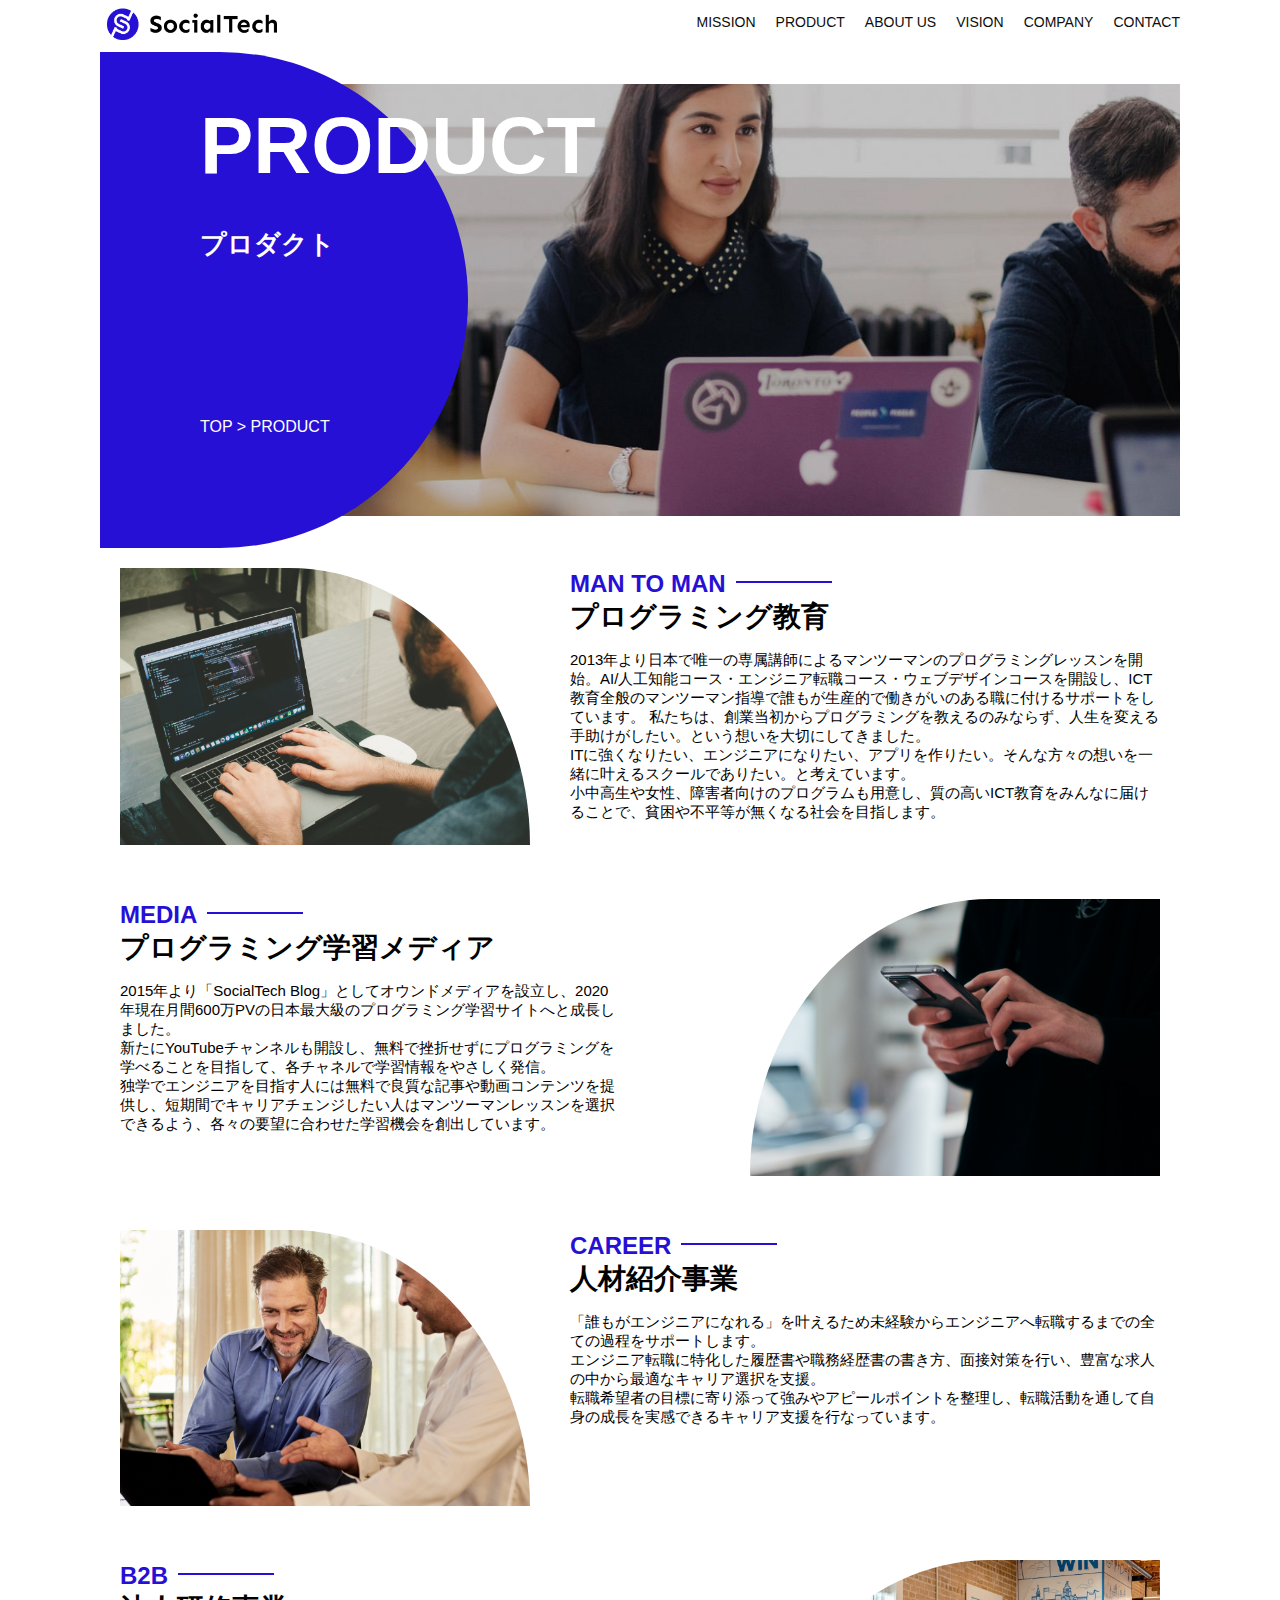
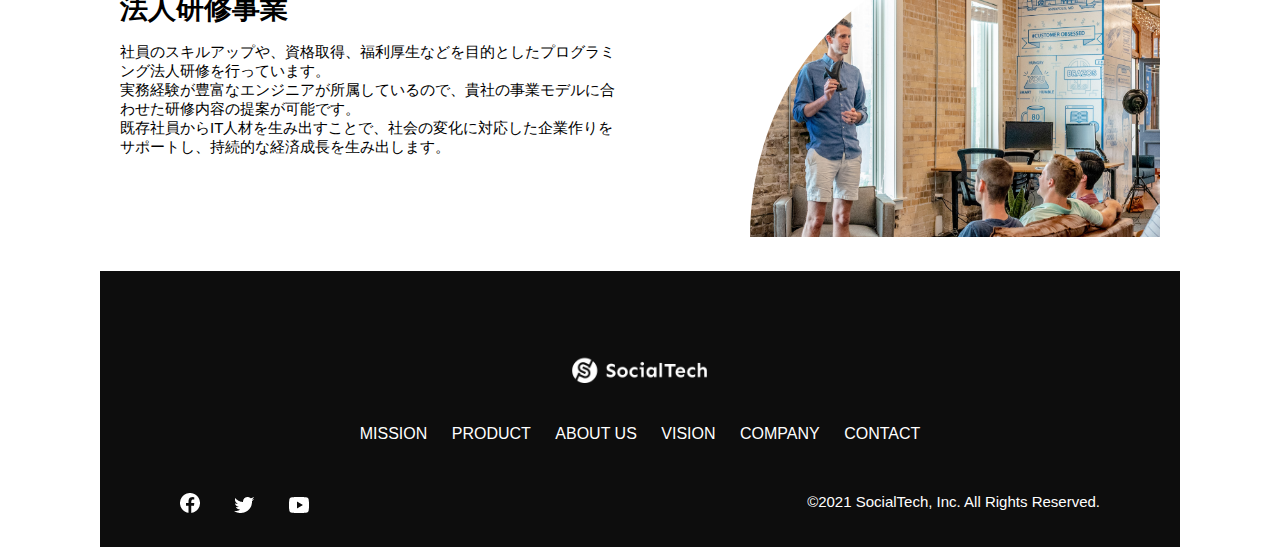
<file: kadai_tutorial_output/product.html>
<!DOCTYPE html>
<html>
  <head>
    <title>SocialTech -PRODUCT プロダクト-</title>
    <meta charset="utf-8">
    <meta name="description" content="SocialTechの4つのプロダクトを紹介します">
    <meta name="viewport" content="width=device-width, initial-scale=1.0">
    <link rel="stylesheet" href="style.css">
  </head>

<body>
<!-- ヘッダー -->

<header>
<!-- ロゴ -->
<a href="index.html" id="logo">
  <img src="images/logo.png" alt="トップページに戻る">
</a>

<!-- PC用ナビゲーション -->
<nav id="nav-pc">
  <ul>
    <li><a href="mission.html">MISSION</a></li>
    <li><a href="product.html">PRODUCT</a></li>
    <li><a href="index.html#aboutus">ABOUT US</a></li>
    <li><a href="index.html#vision">VISION</a></li>
    <li><a href="index.html#company">COMPANY</a></li>
    <li><a href="index.html#contact">CONTACT</a></li>
  </ul>
</nav>

<!-- スマホ用メニューボタン -->
<button id="menu-sp" onclick="document.getElementById('nav-sp').style.display = 'block'">
<img src="images/button-menu.png" alt="ナビゲーションを開く">
</button>

<!-- スマホ用ナビゲーション -->
<div id="nav-sp">
<button id="close" onclick="document.getElementById('nav-sp').style.display = 'none'">
<img src="images/button-close.png" alt="ナビゲーションを閉じる">
</button>

<nav>
<ul>
  <li><a id="logo-sp" href="index.html" onclick="document.getElementById('nav-sp').style.display = 'none'"><img src="images/logo-sp.png" alt="トップページに戻る"></a></li>
  <li><a class="menu" href="mission.html" onclick="document.getElementById('nav-sp').style.display = 'none'">MISSION</a></li>
  <li><a class="menu" href="product.html" onclick="document.getElementById('nav-sp').style.display = 'none'">PRODUCT</a></li>
  <li><a class="menu" href="index.html#aboutus" onclick="document.getElementById('nav-sp').style.display = 'none'">ABOUT US</a></li>
  <li><a class="menu" href="index.html#vision" onclick="document.getElementById('nav-sp').style.display = 'none'">VISION</a></li>
  <li><a class="menu" href="index.html#company" onclick="document.getElementById('nav-sp').style.display = 'none'">COMPANY</a></li>
  <li><a class="menu" href="index.html#contact" onclick="document.getElementById('nav-sp').style.display = 'none'">CONTACT</a></li>
</ul>
</nav>
<div id="sns">
  <a href="https://www.facebook.com/sejuku2013"><img src="images/button-facebook.png" alt="Facebookのリンク"></a>
  <a href="https://twitter.com/samuraijuku"><img src="images/button-twitter.png" alt="Twitterのリンク"></a>
  <a href="https://www.youtube.com/channel/UCCFOQO5aDK0xXam4cUQXT8g"><img src="images/button-youtube.png" alt="YouTubeのリンク"></a>
</div>
</div>
</header>

<main>
<article>
<section id="product-main">
  <div class="product-main-inner">
  <div id="product-title">
   <h1>PRODUCT<br><span>プロダクト</span></h1>
   <p>TOP > PRODUCT</p>
  </div>
  </div>
</section>

<section class="product-section product-section-left">
  <div class="product-section-img">
    <img src="images/product/product-mantoman.png" alt="PCでコードを書く男性">
  </div>
  <div class="product-read">
    <h2 class="product-h2">MAN TO MAN</h2>
    <h3 class="product-h3">プログラミング教育</h3>
    <p>2013年より日本で唯一の専属講師によるマンツーマンのプログラミングレッスンを開始。AI/人工知能コース・エンジニア転職コース・ウェブデザインコースを開設し、ICT教育全般のマンツーマン指導で誰もが生産的で働きがいのある職に付けるサポートをしています。 私たちは、創業当初からプログラミングを教えるのみならず、人生を変える手助けがしたい。という想いを大切にしてきました。<br>ITに強くなりたい、エンジニアになりたい、アプリを作りたい。そんな方々の想いを一緒に叶えるスクールでありたい。と考えています。<br>小中高生や女性、障害者向けのプログラムも用意し、質の高いICT教育をみんなに届けることで、貧困や不平等が無くなる社会を目指します。</p>
  </div>
</section>
  
<section class="product-section product-section-right">
  <div class="product-read">
    <h2 class="product-h2">MEDIA</h2>
    <h3 class="product-h3">プログラミング学習メディア</h3>
    <p>2015年より「SocialTech Blog」としてオウンドメディアを設立し、2020年現在月間600万PVの日本最大級のプログラミング学習サイトへと成長しました。<br>新たにYouTubeチャンネルも開設し、無料で挫折せずにプログラミングを学べることを目指して、各チャネルで学習情報をやさしく発信。<br>独学でエンジニアを目指す人には無料で良質な記事や動画コンテンツを提供し、短期間でキャリアチェンジしたい人はマンツーマンレッスンを選択できるよう、各々の要望に合わせた学習機会を創出しています。</p>
  </div>
  <div class="product-section-img">
    <img src="images/product/product-media.png" alt="スマートフォンを操作する人">
  </div>
</section>

<section class="product-section product-section-left">
  <div class="product-section-img">
    <img src="images/product/product-career.png" alt="笑顔で話し合う2人の男性">
  </div>
  <div class="product-read">
    <h2 class="product-h2">CAREER</h2>
    <h3 class="product-h3">人材紹介事業</h3>
    <p>「誰もがエンジニアになれる」を叶えるため未経験からエンジニアへ転職するまでの全ての過程をサポートします。<br>エンジニア転職に特化した履歴書や職務経歴書の書き方、面接対策を行い、豊富な求人の中から最適なキャリア選択を支援。<br>転職希望者の目標に寄り添って強みやアピールポイントを整理し、転職活動を通して自身の成長を実感できるキャリア支援を行なっています。<br></p>
  </div>
</section>

<section class="product-section product-section-right">
  <div class="product-read">
    <h2 class="product-h2">B2B</h2>
    <h3 class="product-h3">法人研修事業</h3>
    <p>社員のスキルアップや、資格取得、福利厚生などを目的としたプログラミング法人研修を行っています。<br>実務経験が豊富なエンジニアが所属しているので、貴社の事業モデルに合わせた研修内容の提案が可能です。<br>既存社員からIT人材を生み出すことで、社会の変化に対応した企業作りをサポートし、持続的な経済成長を生み出します。</p>
  </div>
  <div class="product-section-img">
    <img src="images/product/product-b2b.png" alt="講演中の男性とそれを聴く人々">
  </div>
</section>
</article>
</main>

<footer>
  <div id="footer-logo">
    <img src="images/logo-sp.png" alt="SocialTech">
  </div>
  <div id="footer-link">
    <a href="mission.html">MISSION</a>
    <a href="product.html">PRODUCT</a>
    <a href="index.html#aboutus">ABOUT US</a>
    <a href="index.html#vision">VISION</a>
    <a href="index.html#company">COMPANY</a>
    <a href="index.html#contact">CONTACT</a>
  </div>
  <div id="sns-footer">
  <div class="sns-btns">
    <a href="https://www.facebook.com/sejuku2013"><img src="images/button-facebook.png" alt="Facebookのリンク"></a>
    <a href="https://twitter.com/samuraijuku"><img src="images/button-twitter.png" alt="Twitterのリンク"></a>
    <a href="https://www.youtube.com/channel/UCCFOQO5aDK0xXam4cUQXT8g"><img src="images/button-youtube.png" alt="YouTubeのリンク"></a>
  </div>
    <p id="copyright">&copy;2021 SocialTech, Inc. All Rights Reserved.</p>
  </div>
</footer>
</body>
</html>
</file>
<file: kadai_013/style.css>
/* PC、スマホ共通スタイル */
body {
  font-family: "Source Sans Pro", "Hiragino Kaku Gothic ProN", Meiryo, Arial,
    sans-serif;
}

p {
  font-size: 15px;
}

#main-visual>img {
  width: 100%;
}

/*================
PC用のスタイル 
=================*/
@media screen and (min-width: 768px) {
  /* 横幅設定 */
  body {
    max-width: 1080px;
    min-width: 960px;
    margin: 0 auto 0 auto;
  } 

  /* ヘッダー */
  header {
    display: flex;
    justify-content: space-between;
    margin: 0 30px 20px 30px;
  }

  /* ナビゲーションのレイアウト */
  #nav-pc {
    text-align: right;
    font-size: 14px;
    padding-top: 15px;
  }

  /* ナビゲーションのリンクの装飾設定 */
  #nav-pc>a {
    text-decoration: none;
    margin-left: 20px;
  }

  #nav-pc>a:link {
    color: #0d0d0d;
  }

  #nav-pc>a:visited {
    color: #0d0d0d;
  }

  #nav-pc>a:hover {
    color: #0d0d0d;
    text-decoration: underline;
  }

  #nav-pc>a:active {
    color: #0d0d0d;
  }

  #menu-sp {
    display: none;
  }

  #nav-sp {
    display: none;
  }
  }


  /*====================
   スマートフォン用のスタイル
  =====================*/
  @media screen and (max-width: 767px) {
  /* 横幅設定 */
    body {
      min-width: 375px;
      margin: 0;
    }

    /* PC用ナビゲーション非表示 */
    #nav-pc {
      display: none;
    }
  
    /* ハンバーガーメニュー */
    #menu-sp {
      float: right;
      padding: 0;
    }
  
    /* スマホ用ナビゲーションの表示切替*/
    /* 初期状態、レイアウトと非表示設定 */
    #nav-sp {
      background-color: #ce933e;
      position: absolute;
      left: 0;
      top: 0;
      height: 100%;
      width: 100%;
      display: none;
      z-index: 100;
    }

    #nav-sp ul {
      padding-left: 0;
    }

    #nav-sp li {
      list-style: none;
    }

    #close {
      position: absolute;
      top: 20px;
      right: 20px;
    }

    #logo-sp {
      margin: 80px 0px 30px 20px;
    }

    #nav-sp a {
      display: block;
      text-decoration: none;
    }

    #nav-sp a:link {
      color: #ffffff;
    }

    #nav-sp a:visited {
      color: #ffffff;
    }

    #nav-sp a:hover {
      color: #ffffff;
      text-decoration: underline;
    }

    #nav-sp > a:active {
      color: #ffffff;
    }

    #nav-sp .menu {
      text-decoration: none;
      display: block;
      margin: 0 20px 0 20px;
      height: 44px;
      font-size: 16px;
      background-image: url("images/arrow.png");
      background-repeat: no-repeat;
      background-position: right top;
    }
    }
</file>
<file: kadai_tutorial_output/style.css>
/* PC、スマホ共通スタイル */
* {
  box-sizing: border-box;
}

p {
  font-size: 15px;
}

body {
  max-width: 1080px;
  margin: 0 auto 0 auto;
  font-family: "Source Sans Pro", "Hiragino Kaku Gothic ProN", Meiryo, Arial, sans-serif;
}

/* ヘッダー */
header {
  display: flex;
  justify-content: space-between;
}

/* ナビゲーションのレイアウト */
#nav-pc {
  font-size: 14px;
}

#nav-pc ul {
  display: flex;
  padding-left: 0;
}

#nav-pc li {
  list-style: none;
}

/* ナビゲーションのリンクの装飾設定 */
#nav-pc a {
  text-decoration: none;
  margin-left: 20px;
  color: #0d0d0d;
}

#nav-pc a:hover {
  text-decoration: underline;
}

/* スマホ用ナビを非表示 */
#nav-sp,
#menu-sp {
  display: none;
}

/* メインビジュアル*/
#main-visual {
  position: relative;
  height: 400px;
}

#main-message {
  position: absolute;
  top: 0;
  left: 0;
  background-color: #2710d5;
  color: #ffffff;
  border-radius: 0 0 476px 0;
  max-width: 620px;
  height: 100%;
  width: 100%;
  z-index: 11;
}

#main-message h1 {
  font-size: 60px;
  margin: 100px 0 0 50px;
}

#main-message > p {
  font-size: 28px;
  margin: 0 0 0 50px;
}

#main-visual > img {
  max-width: 620px;
  border-radius: 476px 0 0 0;
  position: absolute;
  top: 0;
  right: 0;
  z-index: 10;
}

/* 見出し */
h2 {
  margin: 40px 0 0 0;
}

h2::after {
  content: url("images/line.png");
  margin-left: 10px;
}

h3 {
  font-size: 27px;
}

/* ミッション */
#mission {
  margin: 80px auto 80px auto;
}

#mission-flex {
  display: flex;
}

#mission-flex > div {
  width: 50%;
  margin: 20px;
}

#mission-photo {
  width: 100%;
}

#s2dgs {
  margin-top: 50px;
  width: 100%;
}

/* プロダクト */
#product {
  background-color: #fafafa;
  margin: 80px 0 80px 0;
  padding: 10px 40px 0px 40px;
}

/* 外枠 */
#product .product-flex {
  margin-top: 40px;
  display: flex;
}

/* 左のカラム */
#product-left {
  width: 50%;
  margin-right: 20px;
}

/* 右のカラム */
#product-right {
  width: 50%;
  margin-left: 20px;
  margin-top: 80px;
}

/* 画像＋説明の枠 */
#product-left > div {
  position: relative;
  height: 480px;
  margin-right: 20px;
}

#product-right > div {
  position: relative;
  height: 480px;
  margin-left: 20px;
}

/* 画像 */
.product-photo {
  width: 100%;
}

/* 説明文の枠 */
.product-explain {
  background-color: #ffffff;
  position: absolute;
  left: 0;
  bottom: 50px;
  margin: 0 40px 0 40px;
  padding: 20px;
  box-shadow: 5px 5px 10px rgba(0, 0, 0, 0.05);
}

/* 説明文の英語 */
.product-explain > span {
  color: #2710d5;
  font-weight: bold;
  font-size: 16px;
  margin: 0px;
}

/* 説明文の見出し */
.product-explain > h3 {
  margin: 5px 0 5px 0;
}

/* 説明文 */
.product-explain > p {
  margin: 0;
}

/* もっと見るボタン */
#product-more {
  text-align: center;
}

#product-more a {
  position: relative;
  bottom: -42px;
}

/* ABOUT US */
#aboutus {
  margin: 80px auto 80px auto;
}

/* 3つの組織文化と画像を入れる枠 */
#aboutus > div {
  display: flex;
}

/* 画像 */
.culture-img {
  width: 50%;
  align-self: flex-start;
}

.culture-img2 {
  margin-top: 50px;
  width: 100%;
}

/* 3つの組織文化の表 */
.culture-table {
  margin-right: 50px;
}

/* 番号 */
.culture-num {
  font-size: 80px;
  color: #2710d5;
  padding: 0 20px 0 0;
}

/* 見出し */
.culture-table th {
  text-align: left;
  font-size: 28px;
  font-weight: bold;
}

/* 組織文化英語 */
.culture-en {
  color: #2710d5;
  font-size: 24px;
}

/* 説明文 */
.culture-description {
  margin: 0;
}

/* ビジョン */
#vision {
  margin: 80px auto 80px auto;
}

/* セクション内の外枠*/
#vision > div {
  display: flex;
  justify-content: space-between;
  flex-wrap: wrap;
}

/*7つの行動指針の枠*/
.vision-box {
  width: 300px;
  height: 300px;
  margin-bottom: 30px;
  position: relative;
}

.vision-box > img {
  width: 100%;
  position: relative;
  z-index: 30;
}

.vision-box > div {
  position: absolute;
  top: 0;
  left: 0;
  z-index: 31;
  margin-right: 20px;
}

.vision-box > div > h4 {
  color: #2710d5;
  font-size: 19px;
  margin: 80px 0 0 0;
}

.vision-box > div > h4::first-letter {
  font-size: 40px;
}

.vision-box > div > h5 {
  font-size: 20px;
  margin: 0 0 0 0;
}

.vision-box > div > p {
  margin: 10px 0 0 0;
}

/* 会社概要 */
#company {
  margin: 80px auto 80px auto;
}

#company-table {
  width: 100%;
}

.tableheader {
  text-align: left;
  padding: 20px;
  border-bottom-color: #2710d5;
  border-bottom-width: 1px;
  border-bottom-style: solid;
  width: 100px;
}

.tableheader-first {
  border-top-color: #2710d5;
  border-top-width: 1px;
  border-top-style: solid;
}

.cell {
  padding: 30px;
  border-bottom-color: #ececec;
  border-bottom-width: 1px;
  border-bottom-style: solid;
}

.cell-first {
  border-top-color: #ececec;
  border-top-width: 1px;
  border-top-style: solid;
}

#company > iframe {
  width: 100%;
  height: 368px;
  margin-top: 40px;
}

/* お問い合わせ */
#contact {
  margin: 80px auto 80px auto;
}

/* 外枠 */
#contact > form > div {
  display: flex;
  flex-direction: row;
  flex-wrap: wrap;
  padding-bottom: 30px;
}

/* 左列の見出し */
.contact-heading {
  width: 240px;
  align-self: center;
}

/* 見出しのラベル */
.contact-label {
  font-weight: bold;
}

/* 必須 */
.contact-span {
  color: #ce2222;
  margin: 0 0 0 20px;
  font-weight: bold;
}

/* テキストボックス */
.contact-textbox {
  border-top: 0px;
  border-left: 0px;
  border-right: 0px;
  border-bottom-width: 1px;
  border-bottom-color: #707070;
  border-style: solid;
  background-color: #fafafa;
  width: 400px;
  height: 56px;
}

/* お問い合わせ内容のテキストエリア */
.contact-textarea {
  border-top: 0px;
  border-left: 0px;
  border-right: 0px;
  border-bottom-width: 1px;
  border-bottom-color: #707070;
  background-color: #fafafa;
  width: 400px;
  height: 200px;
}

/* 個人情報の取り扱い */
#contact dt {
  font-weight: bold;
}

#contact dd {
  margin: 0 0 16px 0;
}

#contact dd p {
  margin: 0;
}

#contact dd ul {
  padding-left: 0;
}

#contact dd li {
  margin-bottom: 0;
  list-style: none;
}

/* フッター */
footer {
  background-color: #0d0d0d;
  text-align: center;
  padding: 80px 80px 30px 80px;
}

#footer-logo {
  margin-bottom: 30px;
}

#footer-link {
  margin-bottom: 50px;
}

#footer-link > a {
  text-decoration: none;
  margin: 10px;
  color: #ffffff;
}

#footer-link > a:hover {
  text-decoration: underline;
}

#sns-footer {
  display: flex;
  justify-content: space-between;
  text-align: left;
}

#sns-footer a {
  margin-right: 30px;
}

#copyright {
  color: #ffffff;
  margin: 0;
}

/* mission.html用スタイル */
/* ミッションのメインビジュアル */
.mission-main-inner {
  background-image: url("images/mission/mission-main.png");
  background-repeat: no-repeat;
  background-position-y: center;
}

#mission-title {
  background-color: #2710d5;
  width: 368px;
  color: #ffffff;
  height: 496px;
  border-radius: 0 248px 248px 0;
  position: relative;
}

#mission-title h1 {
  position: absolute;
  top: 0;
  left: 100px;
  font-size: 80px;
  line-height: 1;
}

#mission-title h1 span {
  font-size: 26px;
}

#mission-title > p {
  position: absolute;
  top: 350px;
  left: 100px;
  font-size: 16px;
}

/* ミッションページ　S2DGSの設定 */
#mission-s2dgs {
  padding: 20px;
}

.mission-h2 {
  color: #2710d5;
  font-size: 40px;
}

.mission-h2::after {
  content: none;
}

/* ミッションページ　5つのゴールの設定 */
#mission-five-goals {
  padding: 20px;
  display: flex;
}

#mission-five-goals .five-goals-image {
  width: 30%;
  padding: 20px;
}

#mission-five-goals .five-goals-image img {
  width: 100%;
}

#mission-five-goals .five-goals-read {
  width: 70%;
  padding: 20px;
}

#mission-five-goals .five-goals-read > div {
  margin-bottom: 40px;
}

.fivegoals-image-right {
  float: right;
  margin: 20px;
}

.fivegoals-image-left {
  float: left;
  margin: 20px;
}

.fivegoals-number {
  color: #2710d5;
  font-size: 48px;
  font-weight: bold;
  margin: 0;
}

.fivegoals-h3 {
  font-size: 28px;
  margin: 0;
}

.fivegoals-p {
  margin: 0;
}

/* プロダクトページ */
.product-main-inner {
  background-image: url("images/product/product-main.png");
  background-repeat: no-repeat;
  background-position-y: center;
}

#product-title {
  background-color: #2710d5;
  width: 368px;
  color: #ffffff;
  height: 496px;
  border-radius: 0 248px 248px 0;
  position: relative;
}

#product-title h1 {
  position: absolute;
  top: 0;
  left: 100px;
  font-size: 80px;
  line-height: 1;
}

#product-title h1 span {
  font-size: 26px;
}

#product-title > p {
  position: absolute;
  top: 350px;
  left: 100px;
  font-size: 16px;
}

/* セクション */
.product-section {
  display: flex;
  padding: 20px 20px 0;
}

.product-section .product-section-img {
  width: 450px;
}

/* 右が画像のセクション*/
.product-section-left .product-section-img img {
  width: 100%;
  padding: 0 40px 30px 0;
  border-radius: 0 432px 0 0;
}

.product-section-left .product-read {
  width: 50%;
  flex-grow: 1;
}

.product-section-left .product-read p {
  margin-bottom: 0;
}

/* 右が画像のセクション*/
.product-section-right {
  justify-content: space-between;
}

.product-section-right .product-section-img img {
  width: 100%;
  padding: 0 0 30px 40px;
  border-radius: 432px 0 0 0;
}

.product-section-right .product-read {
  width: 500px;
}

.product-h2 {
  color: #2710d5;
  font-size: 24px;
  margin: 0;
}

.product-h3 {
  font-size: 28px;
  margin: 0;
}

/*====================
 スマートフォン用のスタイル
=====================*/
@media screen and (max-width: 767px) {
/* PC用ナビゲーション非表示 */
#nav-pc {
  display: none;
}

/* ハンバーガーメニュー */
#menu-sp {
  display: block;
  background-color: transparent;
  float: right;
  padding: 0;
  border: none;
}

/* スマホ用ナビゲーションの表示切替*/
/* 初期状態、レイアウトと非表示設定 */
#nav-sp {
  background-color: #2710d5;
  position: fixed;
  left: 0;
  top: 0;
  height: 100%;
  width: 100%;
  display: none;
  z-index: 100;
}

/* ×ボタン */
#close {
  position: absolute;
  top: 20px;
  right: 20px;
  background-color: transparent;
  border: none;
}

#nav-sp nav ul {
  padding-left: 0;
}

#nav-sp nav li {
  list-style: none;
}

/* ナビゲーションメニュー用ロゴ */
#logo-sp {
  margin: 80px 0 30px 20px;
}

/* ナビゲーションのリンクの装飾設定 */
#nav-sp nav a {
  display: block;
  color: #ffffff;
}

#nav-sp nav a:hover {
  text-decoration: underline;
}

#nav-sp .menu {
  text-decoration: none;
  margin: 0 20px 0 20px;
  height: 44px;
  font-size: 16px;
  background-image: url("images/arrow.png");
  background-repeat: no-repeat;
  background-position: right top;
}

#sns {
  position: absolute;
  bottom: 20px;
  left: 20px;
}

#sns > a {
  margin-right: 30px;
}

/* メインビジュアル */
#main-visual {
  position: relative;
  height: 470px;
}

#main-visual > div {
  text-align: center;
  height: 280px;
}

#main-visual h1 {
  font-size: 28px;
  margin: 90px 0 0 0;
}

#main-visual > div > p {
  margin: 0;
  font-size: 15px;
}

#main-visual > img {
  width: 100%;
  border-radius: 476px 0 0 0;
  top: auto;
  bottom: 0;
}

/*見出し*/
h2 {
  margin: 15px 0 15px 0;
}

h3 {
  font-size: 24px;
  margin: 10px 0 0 0;
}

/*　ミッション　*/
#mission {
  margin: 20px 0 20px 0;
  padding: 0 20px 0 20px;
}

#mission-flex {
  flex-direction: column;
}

#mission-flex > div {
  width: 100%;
  margin: 0;
}

/*　プロダクト　*/
#product {
  margin: 0;
  padding: 10px 20px 0 20px;
}

/* 外枠 */
#product .product-flex {
  flex-direction: column;
  margin-top: 0;
}

/* 左右のカラム　スマホでは縦並び */
#product-left,
#product-right {
  width: 100%;
  margin: 0;
}

/* 画像＋説明の枠 */
#product-left > div,
#product-right > div {
  height: auto;
  margin: 0;
}

/* 説明文の枠 */
.product-explain {
  position: relative;
  margin: 0;
}

.product-explain > h3 {
  margin: 10px 0 10px 0;
  font-size: 24px;
}

/*　もっと見るボタン */
#product-more {
  text-align: left;
}

/*ABOUT US */
#aboutus {
  margin: 80px 20px 80px 20px;
}

#aboutus > div {
  flex-direction: column;
}

.culture-table th {
  font-size: 16px;
}

.culture-table {
  margin-right: 0;
  padding-right: 20px;
  order: 2;
}

.culture-img {
  width: 100%;
  order: 1;
}

.culture-img2 {
  margin-top: 0;
}

.culture-num {
  padding: 0;
}

.culture-description {
  margin: 0;
}

/* ビジョン*/
#vision {
  margin: 80px 20px 80px 20px;
}

.vision-box > img {
  position: absolute;
  top: 0;
  left: 0;
}

.vision-box > div > h4 {
  margin: 60px 0 0 0;
}

/*会社概要*/
#company {
  margin: 0 20px 0 20px;
}

#company > h3 {
  margin-bottom: 20px;
}

.tableheader {
  width: 50px;
}

.cell {
  padding: 20px;
}

#company > iframe {
  height: 240px;
}

/* お問い合わせ */
#contact {
  margin: 80px 20px 80px 20px;
}

#contact > h3 {
  margin-bottom: 20px;
}

#contact > form > div {
  flex-direction: column;
  margin-bottom: 20px;
}

.contact-heading {
  align-self: auto;
  margin-bottom: 20px;
}

.contact-textbox {
  min-width: 300px;
  width: 100%;
}

.contact-textarea {
  height: 150px;
  width: 100%;
}

.radiobutton {
  margin-bottom: 20px;
}

/* フッター */
footer {
  padding: 30px 20px 50px 20px;
  text-align: left;
}

#footer-link > a {
  margin: 0 20px 30px 0;
  display: block;
  background-image: url("images/arrow.png");
  background-repeat: no-repeat;
  background-position: right top;
}

#footer-link > a:hover {
  text-decoration: underline;
}

#sns-footer {
  flex-direction: column;
  justify-content: flex-start;
}

#copyright {
  font-size: 12px;
  margin-top: 30px;
}

/* mission.html用スタイル */
/* ミッションのメインビジュアル */
#mission-main {
  height: 256px;
  margin-top: 4%;
  position: relative;
}

.mission-main-inner {
  height: 80%;
  background-size: cover;
}

#mission-title {
  width: 136px;
  height: 256px;
  position: absolute;
  top: -10%;
}

#mission-title h1 {
  left: 20px;
  font-size: 40px;
}

#mission-title h1 span {
  font-size: 18px;
}

#mission-title > p {
  top: 180px;
  left: 20px;
  font-size: 13px;
}

/* ミッションページ　S2DGSの設定 */
.mission-h2 {
  font-size: 38px;
  margin: 0px;
}

.mission-h2::after {
  content: none;
}

#mission-s2dgs > img {
  width: 100%;
}

/* ミッションページ　5つのゴールの設定 */
#mission-five-goals {
  flex-direction: column;
}

#mission-five-goals > div {
  padding: 0;
}

#mission-five-goals .five-goals-image,
#mission-five-goals .five-goals-read {
  width: 100%;
  padding: 0;
}

  #mission-five-goals .five-goals-read > div {
  display: flex;
  flex-direction: column;
}

.fivegoals-image-right,
.fivegoals-image-left {
  align-self: center;
}

/* プロダクトページ */
#product-main {
  height: 256px;
  margin-top: 4%;
  position: relative;
}

.product-main-inner {
  height: 80%;
  background-size: cover;
}

#product-title {
  width: 136px;
  height: 256px;
  position: absolute;
  top: -10%;
}

#product-title h1 {
  left: 20px;
  font-size: 40px;
}

#product-title h1 span {
  font-size: 18px;
}

#product-title > p {
  top: 180px;
  left: 20px;
  font-size: 13px;
}

/* セクション */
.product-section {
  flex-direction: column;
}

.product-section .product-section-img {
  width: 100%;
}

.product-section .product-section-img img {
  width: 100%;
  padding: 0;
}

/* 左が画像のセクション*/
.product-section-left .product-section-img img {
  border-radius: 0 300px 0 0;
}

.product-section-left .product-read {
  width: 100%;
  flex-grow: 1;
}

/* 右が画像のセクション*/
.product-section-right .product-section-img img {
  order: 1;
  border-radius: 300px 0 0 0;
}

.product-section-right .product-read {
  order: 2;
  width: 100%;
}
}
</file>
